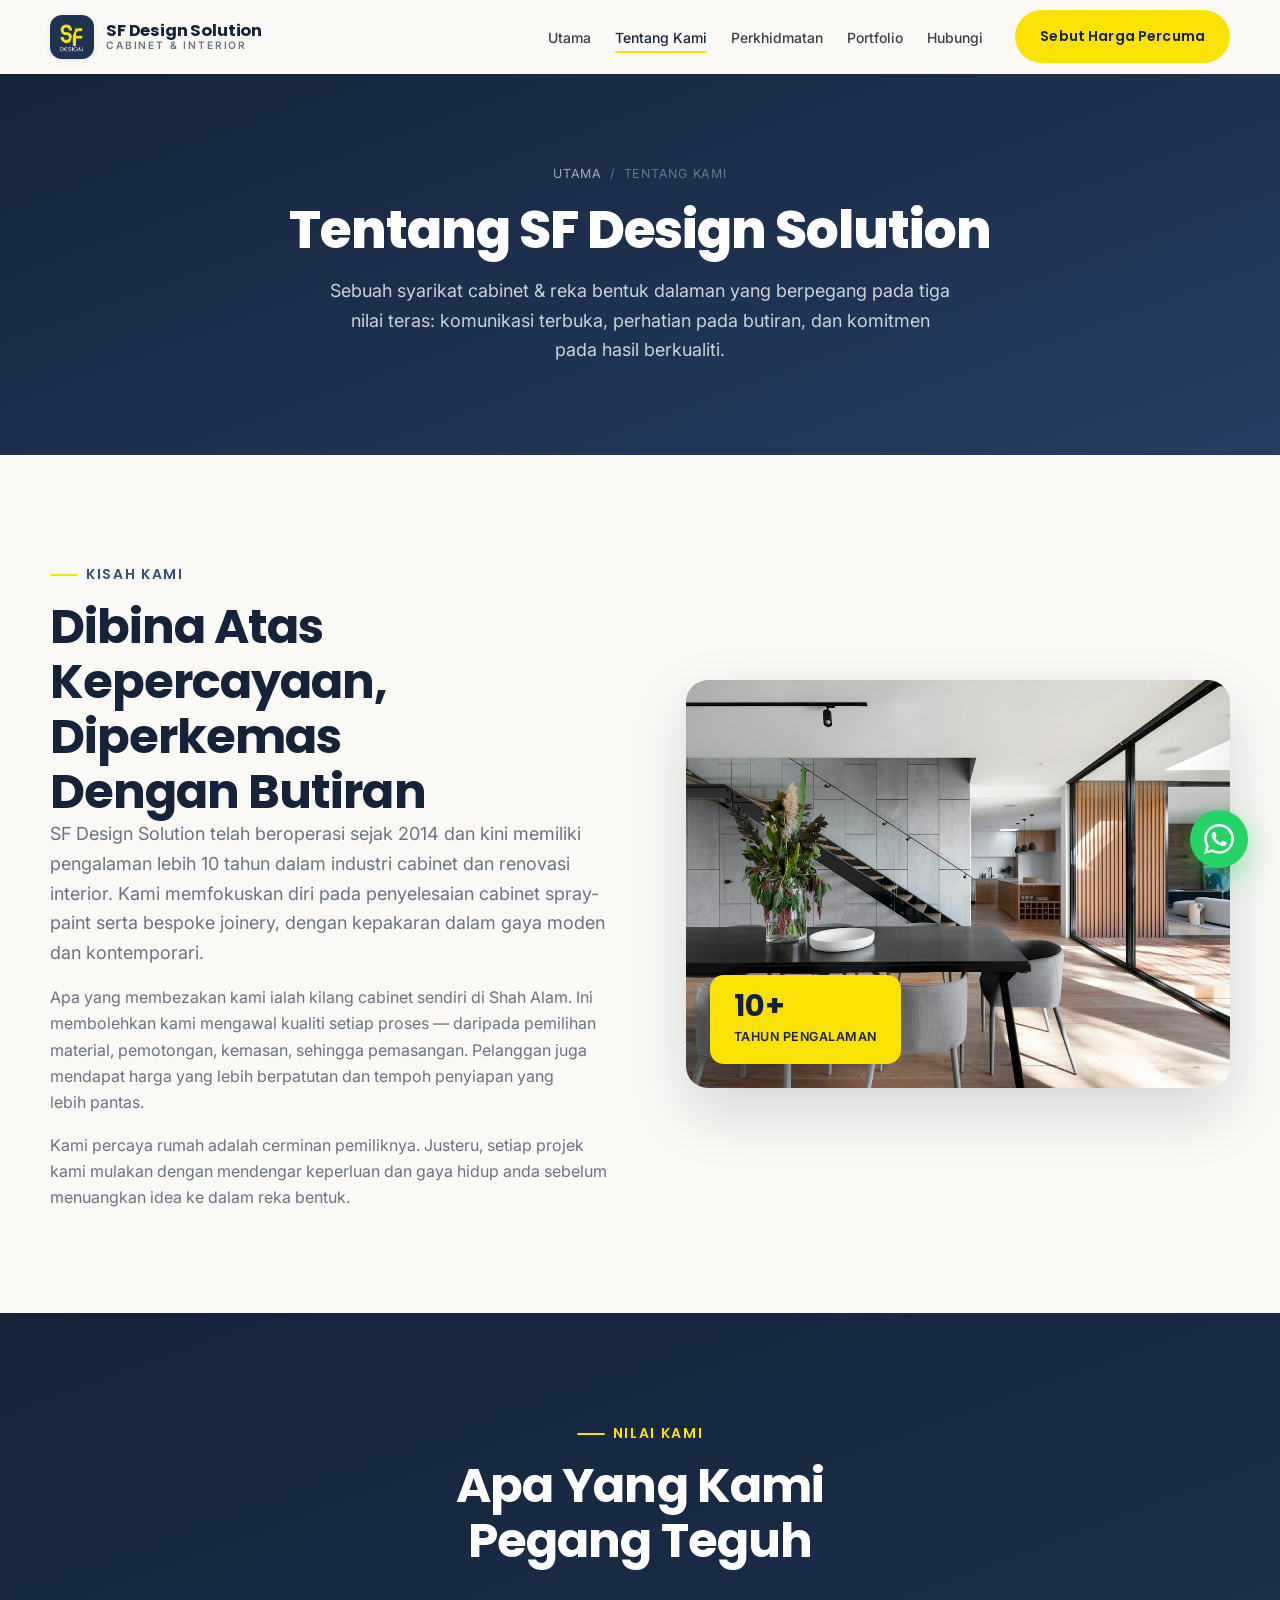
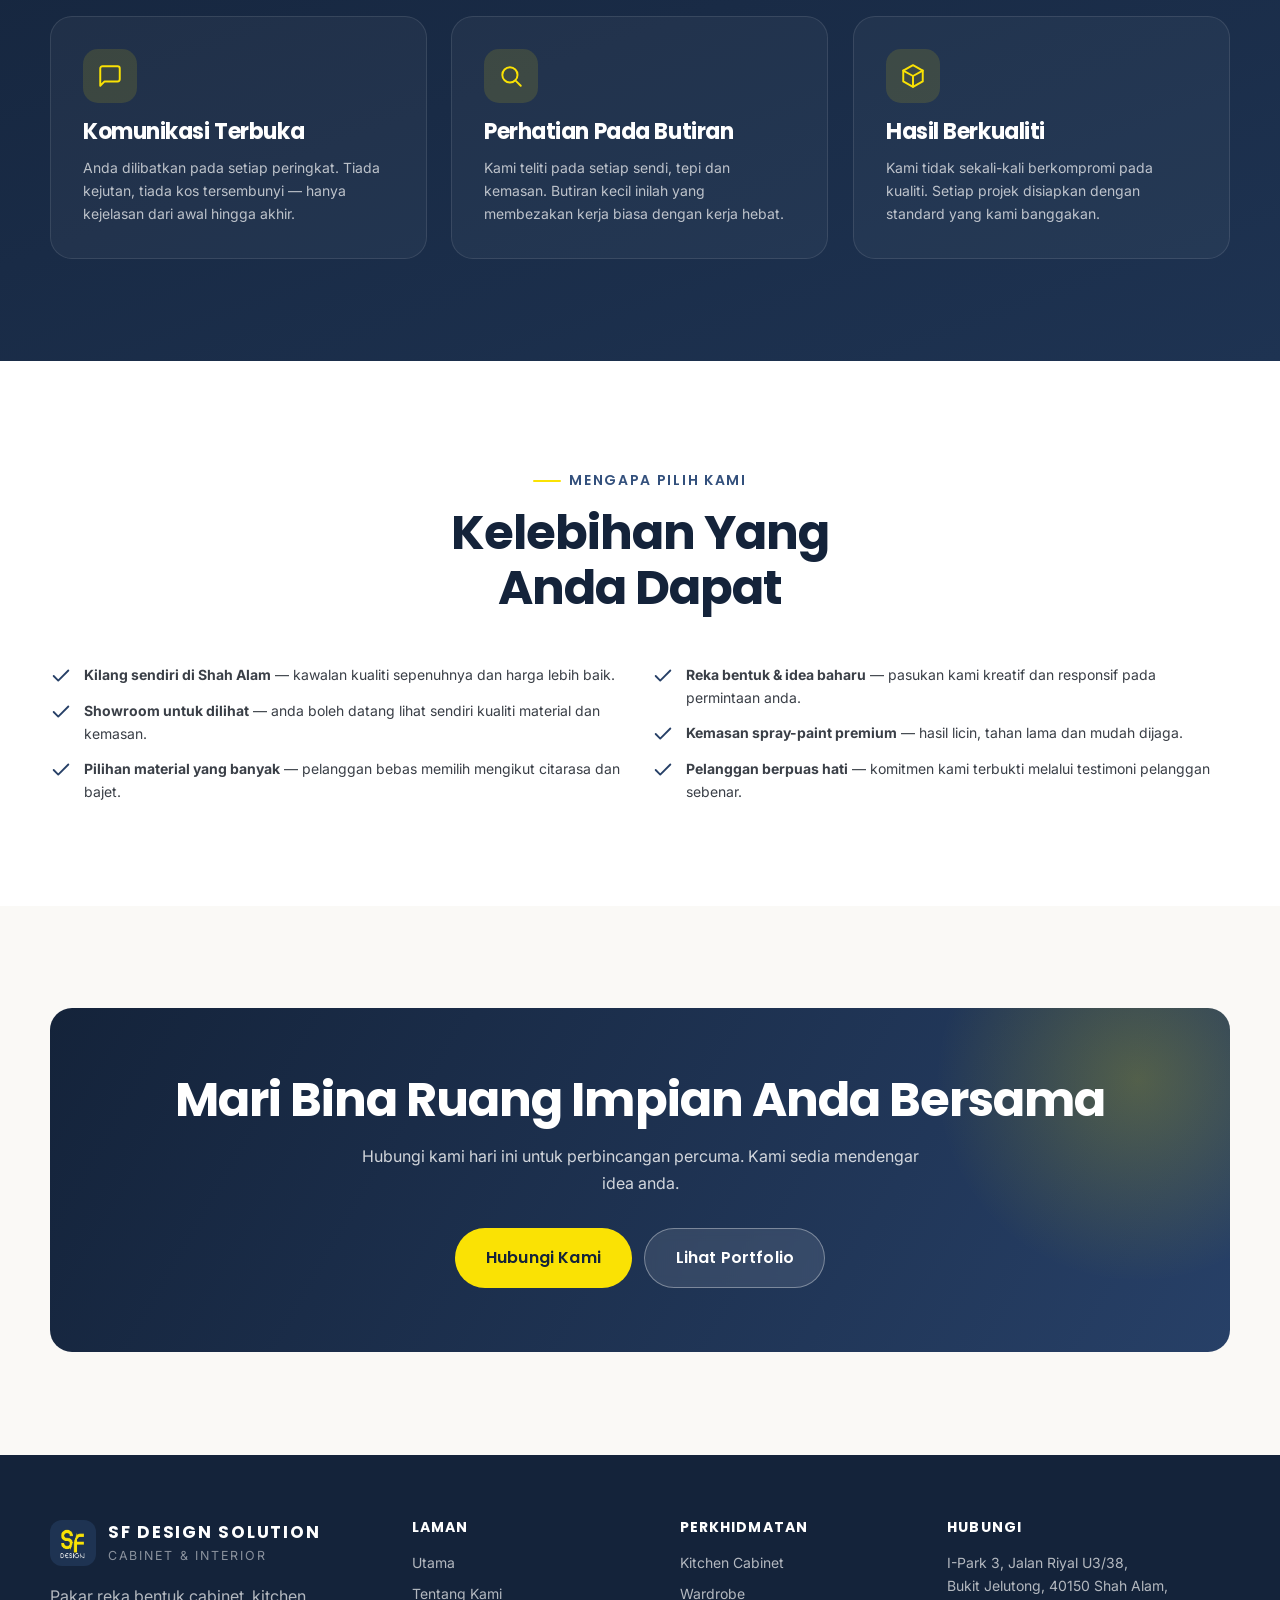
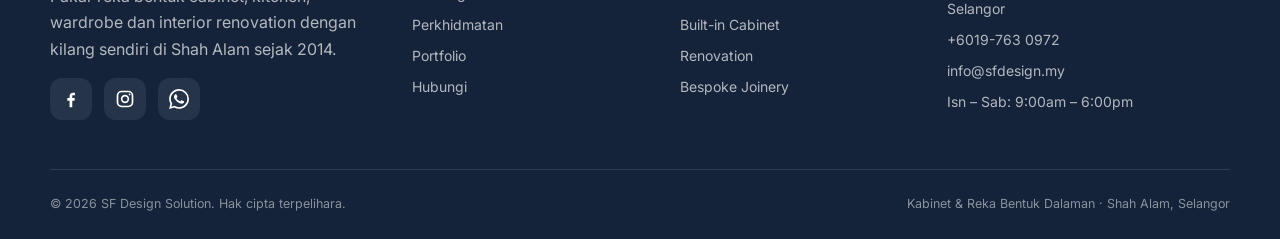
<file: about.html>
﻿<!DOCTYPE html>
<html lang="ms">
<head>
  <meta charset="UTF-8" />
  <meta name="viewport" content="width=device-width, initial-scale=1" />
  <title>Tentang Kami | SF Design Solution — Pakar Cabinet Shah Alam</title>
  <meta name="description" content="Kenali SF Design Solution: 10 tahun pengalaman dalam cabinet design dan interior renovation di Shah Alam, dengan kilang sendiri dan komitmen pada kualiti serta komunikasi terbuka." />
  <meta name="theme-color" content="#1e3352" />
  <link rel="icon" href="images/logo.jpg" />
  <link rel="apple-touch-icon" href="images/logo.jpg" />

  <link rel="preconnect" href="https://fonts.googleapis.com" />
  <link rel="preconnect" href="https://fonts.gstatic.com" crossorigin />
  <link href="https://fonts.googleapis.com/css2?family=Inter:wght@400;500;600&family=Poppins:wght@500;600;700;800&display=swap" rel="stylesheet" />
  <link rel="stylesheet" href="css/style.css" />
</head>
<body>
  <a class="skip-link" href="#main">Langkau ke kandungan</a>

  <header class="site-header">
    <nav class="nav" aria-label="Navigasi utama">
      <a class="brand" href="index.html">
        <img class="brand__logo" src="images/logo.jpg" alt="Logo SF Design Solution" width="44" height="44" />
        <span class="brand__text">
          <span class="brand__name">SF Design Solution</span>
          <span class="brand__tag">Cabinet &amp; Interior</span>
        </span>
      </a>
      <button class="nav__toggle" type="button" aria-label="Buka menu" aria-expanded="false" aria-controls="nav-menu">
        <span></span>
      </button>
      <ul class="nav__menu" id="nav-menu">
        <li><a class="nav__link" href="index.html">Utama</a></li>
        <li><a class="nav__link" href="about.html">Tentang Kami</a></li>
        <li><a class="nav__link" href="services.html">Perkhidmatan</a></li>
        <li><a class="nav__link" href="portfolio.html">Portfolio</a></li>
        <li><a class="nav__link" href="contact.html">Hubungi</a></li>
        <li><a class="btn btn--accent nav__cta" href="contact.html">Sebut Harga Percuma</a></li>
      </ul>
    </nav>
  </header>

  <main id="main">
    <section class="page-hero">
      <div class="container">
        <nav class="breadcrumb" aria-label="Breadcrumb">
          <a href="index.html">Utama</a><span>/</span><span>Tentang Kami</span>
        </nav>
        <h1>Tentang SF Design Solution</h1>
        <p>Sebuah syarikat cabinet &amp; reka bentuk dalaman yang berpegang pada tiga nilai teras: komunikasi terbuka, perhatian pada butiran, dan komitmen pada hasil berkualiti.</p>
      </div>
    </section>

    <section class="section section--cream">
      <div class="container">
        <div class="feature">
          <div class="reveal">
            <span class="eyebrow">Kisah Kami</span>
            <h2>Dibina Atas Kepercayaan, Diperkemas Dengan Butiran</h2>
            <p class="lead">
              SF Design Solution telah beroperasi sejak 2014 dan kini memiliki pengalaman lebih 10 tahun dalam
              industri cabinet dan renovasi interior. Kami memfokuskan diri pada penyelesaian cabinet spray-paint
              serta bespoke joinery, dengan kepakaran dalam gaya moden dan kontemporari.
            </p>
            <p style="margin-top: var(--space-4); color: var(--text-muted);">
              Apa yang membezakan kami ialah kilang cabinet sendiri di Shah Alam. Ini membolehkan kami mengawal
              kualiti setiap proses — daripada pemilihan material, pemotongan, kemasan, sehingga pemasangan.
              Pelanggan juga mendapat harga yang lebih berpatutan dan tempoh penyiapan yang lebih pantas.
            </p>
            <p style="margin-top: var(--space-4); color: var(--text-muted);">
              Kami percaya rumah adalah cerminan pemiliknya. Justeru, setiap projek kami mulakan dengan mendengar
              keperluan dan gaya hidup anda sebelum menuangkan idea ke dalam reka bentuk.
            </p>
          </div>
          <div class="feature__media reveal" data-delay="1">
            <img src="images/project-04.jpg" alt="Pasukan SF Design Solution menyiapkan projek cabinet" loading="lazy" width="800" height="600" />
            <div class="feature__badge">
              <strong>10+</strong>
              <span>TAHUN PENGALAMAN</span>
            </div>
          </div>
        </div>
      </div>
    </section>

    <section class="section section--ink">
      <div class="container">
        <div class="section-head section-head--center reveal">
          <span class="eyebrow">Nilai Kami</span>
          <h2>Apa Yang Kami Pegang Teguh</h2>
        </div>
        <div class="grid grid--3">
          <div class="card reveal" style="background: rgba(255,255,255,.04); border-color: rgba(255,255,255,.1);">
            <div class="card__icon" style="background: rgba(250,226,4,.12); color: var(--accent);">
              <svg viewBox="0 0 24 24" fill="none" stroke="currentColor" stroke-width="1.8" stroke-linecap="round" stroke-linejoin="round" aria-hidden="true"><path d="M21 15a2 2 0 0 1-2 2H7l-4 4V5a2 2 0 0 1 2-2h14a2 2 0 0 1 2 2Z"/></svg>
            </div>
            <h3>Komunikasi Terbuka</h3>
            <p style="color: rgba(255,255,255,.7);">Anda dilibatkan pada setiap peringkat. Tiada kejutan, tiada kos tersembunyi — hanya kejelasan dari awal hingga akhir.</p>
          </div>
          <div class="card reveal" data-delay="1" style="background: rgba(255,255,255,.04); border-color: rgba(255,255,255,.1);">
            <div class="card__icon" style="background: rgba(250,226,4,.12); color: var(--accent);">
              <svg viewBox="0 0 24 24" fill="none" stroke="currentColor" stroke-width="1.8" stroke-linecap="round" stroke-linejoin="round" aria-hidden="true"><circle cx="11" cy="11" r="7"/><path d="m21 21-4.3-4.3"/></svg>
            </div>
            <h3>Perhatian Pada Butiran</h3>
            <p style="color: rgba(255,255,255,.7);">Kami teliti pada setiap sendi, tepi dan kemasan. Butiran kecil inilah yang membezakan kerja biasa dengan kerja hebat.</p>
          </div>
          <div class="card reveal" data-delay="2" style="background: rgba(255,255,255,.04); border-color: rgba(255,255,255,.1);">
            <div class="card__icon" style="background: rgba(250,226,4,.12); color: var(--accent);">
              <svg viewBox="0 0 24 24" fill="none" stroke="currentColor" stroke-width="1.8" stroke-linecap="round" stroke-linejoin="round" aria-hidden="true"><path d="M12 2 3 7v10l9 5 9-5V7l-9-5Z"/><path d="M12 12v10M3 7l9 5 9-5"/></svg>
            </div>
            <h3>Hasil Berkualiti</h3>
            <p style="color: rgba(255,255,255,.7);">Kami tidak sekali-kali berkompromi pada kualiti. Setiap projek disiapkan dengan standard yang kami banggakan.</p>
          </div>
        </div>
      </div>
    </section>

    <section class="section section--tint">
      <div class="container">
        <div class="section-head section-head--center reveal">
          <span class="eyebrow">Mengapa Pilih Kami</span>
          <h2>Kelebihan Yang Anda Dapat</h2>
        </div>
        <div class="grid grid--2">
          <ul class="checklist reveal" style="margin-top: 0;">
            <li><svg viewBox="0 0 24 24" fill="none" stroke="currentColor" stroke-width="2" stroke-linecap="round" stroke-linejoin="round" aria-hidden="true"><path d="M20 6 9 17l-5-5"/></svg><span><strong>Kilang sendiri di Shah Alam</strong> — kawalan kualiti sepenuhnya dan harga lebih baik.</span></li>
            <li><svg viewBox="0 0 24 24" fill="none" stroke="currentColor" stroke-width="2" stroke-linecap="round" stroke-linejoin="round" aria-hidden="true"><path d="M20 6 9 17l-5-5"/></svg><span><strong>Showroom untuk dilihat</strong> — anda boleh datang lihat sendiri kualiti material dan kemasan.</span></li>
            <li><svg viewBox="0 0 24 24" fill="none" stroke="currentColor" stroke-width="2" stroke-linecap="round" stroke-linejoin="round" aria-hidden="true"><path d="M20 6 9 17l-5-5"/></svg><span><strong>Pilihan material yang banyak</strong> — pelanggan bebas memilih mengikut citarasa dan bajet.</span></li>
          </ul>
          <ul class="checklist reveal" data-delay="1" style="margin-top: 0;">
            <li><svg viewBox="0 0 24 24" fill="none" stroke="currentColor" stroke-width="2" stroke-linecap="round" stroke-linejoin="round" aria-hidden="true"><path d="M20 6 9 17l-5-5"/></svg><span><strong>Reka bentuk &amp; idea baharu</strong> — pasukan kami kreatif dan responsif pada permintaan anda.</span></li>
            <li><svg viewBox="0 0 24 24" fill="none" stroke="currentColor" stroke-width="2" stroke-linecap="round" stroke-linejoin="round" aria-hidden="true"><path d="M20 6 9 17l-5-5"/></svg><span><strong>Kemasan spray-paint premium</strong> — hasil licin, tahan lama dan mudah dijaga.</span></li>
            <li><svg viewBox="0 0 24 24" fill="none" stroke="currentColor" stroke-width="2" stroke-linecap="round" stroke-linejoin="round" aria-hidden="true"><path d="M20 6 9 17l-5-5"/></svg><span><strong>Pelanggan berpuas hati</strong> — komitmen kami terbukti melalui testimoni pelanggan sebenar.</span></li>
          </ul>
        </div>
      </div>
    </section>

    <section class="section section--cream">
      <div class="container">
        <div class="cta-band reveal">
          <h2>Mari Bina Ruang Impian Anda Bersama</h2>
          <p>Hubungi kami hari ini untuk perbincangan percuma. Kami sedia mendengar idea anda.</p>
          <div class="cta-band__actions">
            <a class="btn btn--accent btn--lg" href="contact.html">Hubungi Kami</a>
            <a class="btn btn--light btn--lg" href="portfolio.html">Lihat Portfolio</a>
          </div>
        </div>
      </div>
    </section>
  </main>

  <footer class="site-footer">
    <div class="container">
      <div class="footer__grid">
        <div>
          <div class="footer__brand">
            <img src="images/logo.jpg" alt="Logo SF Design Solution" width="46" height="46" loading="lazy" />
            <span><strong>SF Design Solution</strong><span>Cabinet &amp; Interior</span></span>
          </div>
          <p>Pakar reka bentuk cabinet, kitchen, wardrobe dan interior renovation dengan kilang sendiri di Shah Alam sejak 2014.</p>
          <div class="footer__social">
            <a href="https://www.facebook.com/SFdesignmy/" target="_blank" rel="noopener" aria-label="Facebook SF Design Solution"><svg viewBox="0 0 24 24" fill="currentColor" aria-hidden="true"><path d="M13.5 22v-8h2.7l.4-3.1h-3.1V8.9c0-.9.25-1.5 1.55-1.5h1.65V4.6c-.3 0-1.26-.1-2.4-.1-2.37 0-4 1.45-4 4.1v2.3H7.6V14h2.7v8h3.2Z"/></svg></a>
            <a href="https://www.instagram.com/sf_design_solution/" target="_blank" rel="noopener" aria-label="Instagram SF Design Solution"><svg viewBox="0 0 24 24" fill="none" stroke="currentColor" stroke-width="2" aria-hidden="true"><rect x="3" y="3" width="18" height="18" rx="5"/><circle cx="12" cy="12" r="4"/><circle cx="17.5" cy="6.5" r="1" fill="currentColor" stroke="none"/></svg></a>
            <a href="https://wa.me/60197630972" target="_blank" rel="noopener" aria-label="WhatsApp SF Design Solution"><svg viewBox="0 0 24 24" fill="currentColor" aria-hidden="true"><path d="M17.472 14.382c-.297-.149-1.758-.867-2.03-.967-.273-.099-.471-.148-.67.15-.197.297-.767.966-.94 1.164-.173.199-.347.223-.644.075-.297-.15-1.255-.463-2.39-1.475-.883-.788-1.48-1.761-1.653-2.059-.173-.297-.018-.458.13-.606.134-.133.298-.347.446-.52.149-.174.198-.298.298-.497.099-.198.05-.371-.025-.52-.075-.149-.669-1.612-.916-2.207-.242-.579-.487-.5-.669-.51-.173-.008-.371-.01-.57-.01-.198 0-.52.074-.792.372-.272.297-1.04 1.016-1.04 2.479 0 1.462 1.065 2.875 1.213 3.074.149.198 2.096 3.2 5.077 4.487.709.306 1.262.489 1.694.625.712.227 1.36.195 1.871.118.571-.085 1.758-.719 2.006-1.413.248-.694.248-1.289.173-1.413-.074-.124-.272-.198-.57-.347m-5.421 7.403h-.004a9.87 9.87 0 01-5.031-1.378l-.361-.214-3.741.982.998-3.648-.235-.374a9.86 9.86 0 01-1.51-5.26c.001-5.45 4.436-9.884 9.888-9.884 2.64 0 5.122 1.03 6.988 2.898a9.825 9.825 0 012.893 6.994c-.003 5.45-4.437 9.884-9.885 9.884m8.413-18.297A11.815 11.815 0 0012.05 0C5.495 0 .16 5.335.157 11.892c0 2.096.547 4.142 1.588 5.945L.057 24l6.305-1.654a11.882 11.882 0 005.683 1.448h.005c6.554 0 11.89-5.335 11.893-11.893a11.821 11.821 0 00-3.48-8.413Z"/></svg></a>
          </div>
        </div>
        <div>
          <h4>Laman</h4>
          <ul>
            <li><a href="index.html">Utama</a></li>
            <li><a href="about.html">Tentang Kami</a></li>
            <li><a href="services.html">Perkhidmatan</a></li>
            <li><a href="portfolio.html">Portfolio</a></li>
            <li><a href="contact.html">Hubungi</a></li>
          </ul>
        </div>
        <div>
          <h4>Perkhidmatan</h4>
          <ul>
            <li><a href="services.html#kitchen">Kitchen Cabinet</a></li>
            <li><a href="services.html#wardrobe">Wardrobe</a></li>
            <li><a href="services.html#builtin">Built-in Cabinet</a></li>
            <li><a href="services.html#renovation">Renovation</a></li>
            <li><a href="services.html#joinery">Bespoke Joinery</a></li>
          </ul>
        </div>
        <div>
          <h4>Hubungi</h4>
          <ul>
            <li>I-Park 3, Jalan Riyal U3/38,<br />Bukit Jelutong, 40150 Shah Alam, Selangor</li>
            <li><a href="tel:+60197630972">+6019-763 0972</a></li>
            <li><a href="mailto:info@sfdesign.my">info@sfdesign.my</a></li>
            <li>Isn – Sab: 9:00am – 6:00pm</li>
          </ul>
        </div>
      </div>
      <div class="footer__bottom">
        <span>&copy; <span data-year>2026</span> SF Design Solution. Hak cipta terpelihara.</span>
        <span>Kabinet &amp; Reka Bentuk Dalaman &middot; Shah Alam, Selangor</span>
      </div>
    </div>
  </footer>

  <a class="wa-float" href="https://wa.me/60197630972" target="_blank" rel="noopener" aria-label="WhatsApp kami"><svg viewBox="0 0 24 24" fill="currentColor" aria-hidden="true"><path d="M17.472 14.382c-.297-.149-1.758-.867-2.03-.967-.273-.099-.471-.148-.67.15-.197.297-.767.966-.94 1.164-.173.199-.347.223-.644.075-.297-.15-1.255-.463-2.39-1.475-.883-.788-1.48-1.761-1.653-2.059-.173-.297-.018-.458.13-.606.134-.133.298-.347.446-.52.149-.174.198-.298.298-.497.099-.198.05-.371-.025-.52-.075-.149-.669-1.612-.916-2.207-.242-.579-.487-.5-.669-.51-.173-.008-.371-.01-.57-.01-.198 0-.52.074-.792.372-.272.297-1.04 1.016-1.04 2.479 0 1.462 1.065 2.875 1.213 3.074.149.198 2.096 3.2 5.077 4.487.709.306 1.262.489 1.694.625.712.227 1.36.195 1.871.118.571-.085 1.758-.719 2.006-1.413.248-.694.248-1.289.173-1.413-.074-.124-.272-.198-.57-.347m-5.421 7.403h-.004a9.87 9.87 0 01-5.031-1.378l-.361-.214-3.741.982.998-3.648-.235-.374a9.86 9.86 0 01-1.51-5.26c.001-5.45 4.436-9.884 9.888-9.884 2.64 0 5.122 1.03 6.988 2.898a9.825 9.825 0 012.893 6.994c-.003 5.45-4.437 9.884-9.885 9.884m8.413-18.297A11.815 11.815 0 0012.05 0C5.495 0 .16 5.335.157 11.892c0 2.096.547 4.142 1.588 5.945L.057 24l6.305-1.654a11.882 11.882 0 005.683 1.448h.005c6.554 0 11.89-5.335 11.893-11.893a11.821 11.821 0 00-3.48-8.413Z"/></svg></a>

  <script src="js/main.js" defer></script>
</body>
</html>
</file>
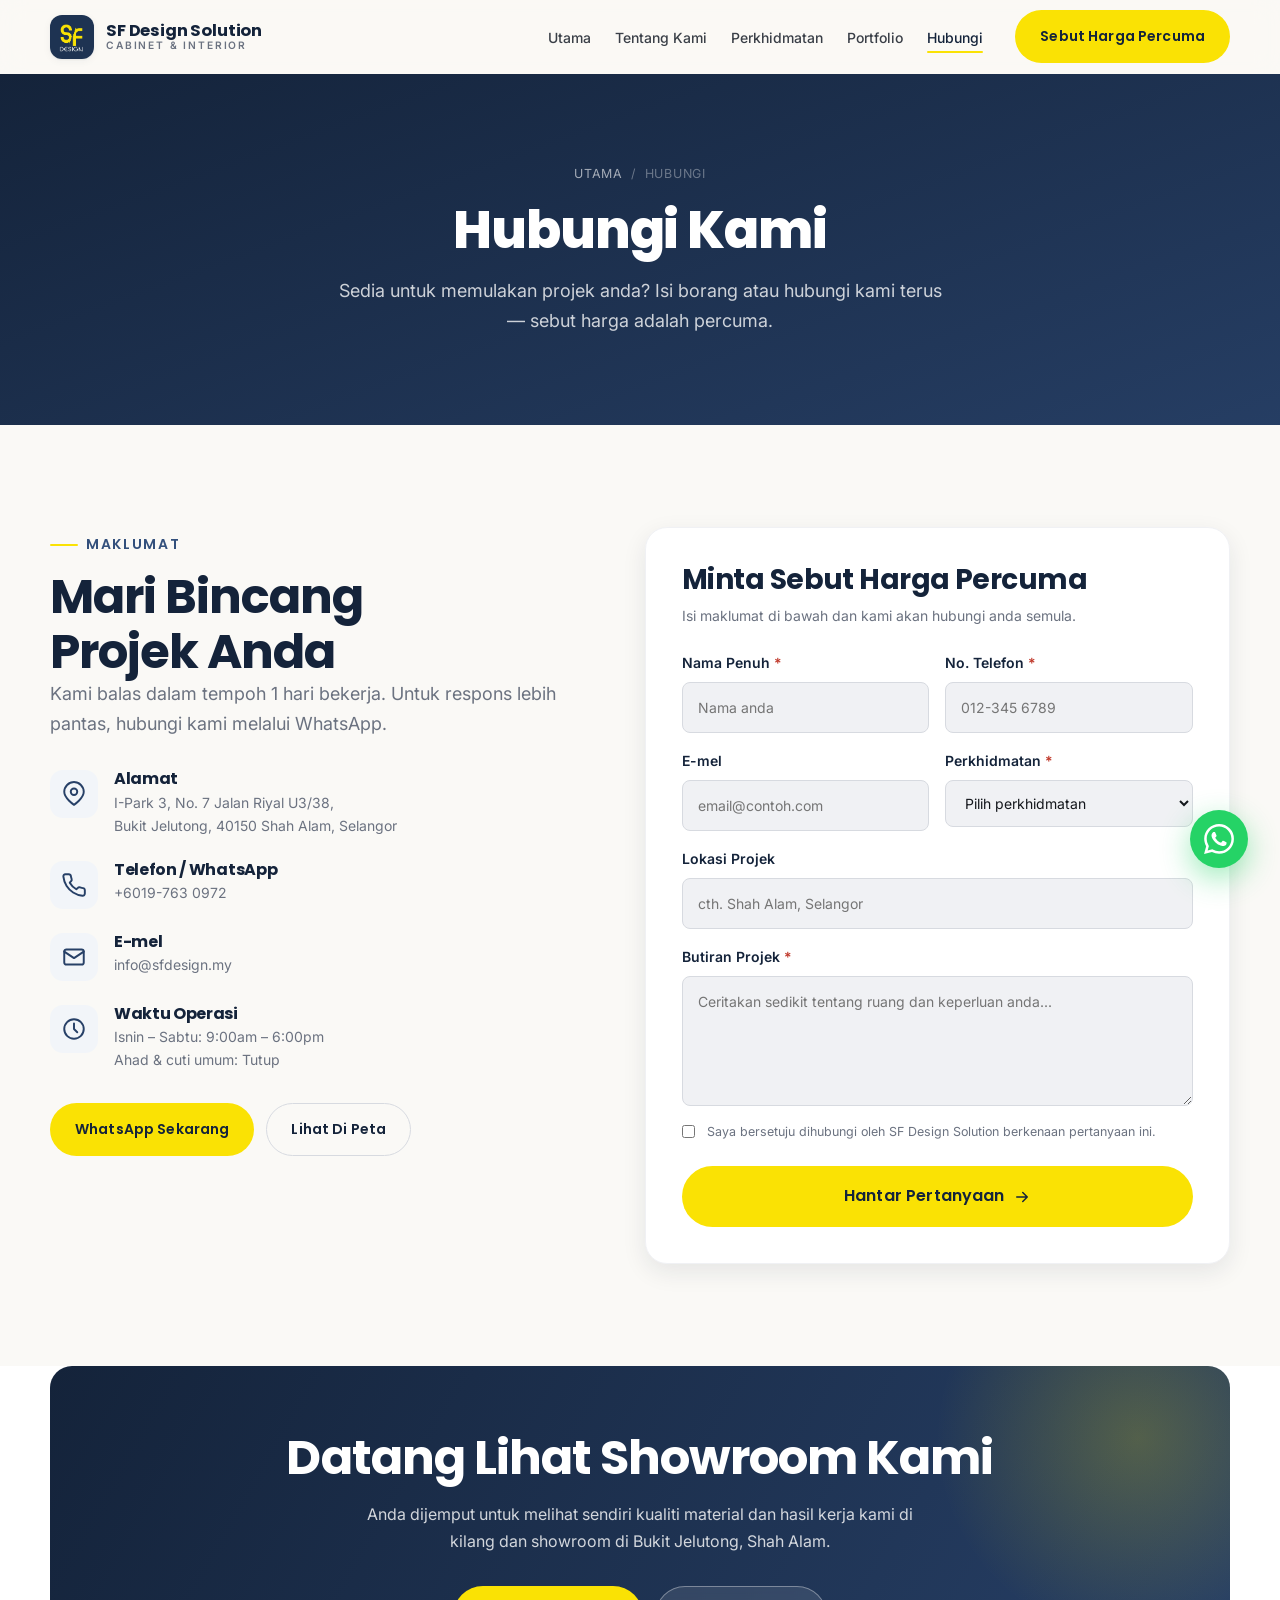
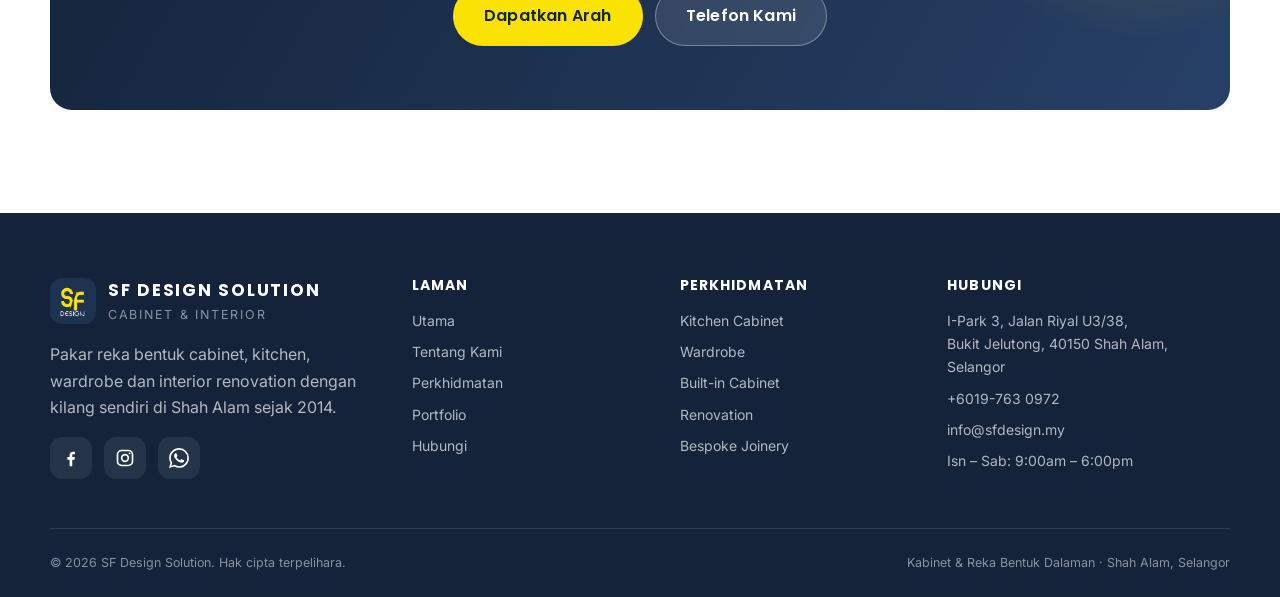
<file: contact.html>
﻿<!DOCTYPE html>
<html lang="ms">
<head>
  <meta charset="UTF-8" />
  <meta name="viewport" content="width=device-width, initial-scale=1" />
  <title>Hubungi Kami | SF Design Solution — Sebut Harga Percuma</title>
  <meta name="description" content="Hubungi SF Design Solution untuk sebut harga percuma. Lokasi di Bukit Jelutong, Shah Alam. WhatsApp +6019-763 0972 untuk perbincangan projek cabinet dan interior anda." />
  <meta name="theme-color" content="#1e3352" />
  <link rel="icon" href="images/logo.jpg" />
  <link rel="apple-touch-icon" href="images/logo.jpg" />

  <link rel="preconnect" href="https://fonts.googleapis.com" />
  <link rel="preconnect" href="https://fonts.gstatic.com" crossorigin />
  <link href="https://fonts.googleapis.com/css2?family=Inter:wght@400;500;600&family=Poppins:wght@500;600;700;800&display=swap" rel="stylesheet" />
  <link rel="stylesheet" href="css/style.css" />
</head>
<body>
  <a class="skip-link" href="#main">Langkau ke kandungan</a>

  <header class="site-header">
    <nav class="nav" aria-label="Navigasi utama">
      <a class="brand" href="index.html">
        <img class="brand__logo" src="images/logo.jpg" alt="Logo SF Design Solution" width="44" height="44" />
        <span class="brand__text">
          <span class="brand__name">SF Design Solution</span>
          <span class="brand__tag">Cabinet &amp; Interior</span>
        </span>
      </a>
      <button class="nav__toggle" type="button" aria-label="Buka menu" aria-expanded="false" aria-controls="nav-menu">
        <span></span>
      </button>
      <ul class="nav__menu" id="nav-menu">
        <li><a class="nav__link" href="index.html">Utama</a></li>
        <li><a class="nav__link" href="about.html">Tentang Kami</a></li>
        <li><a class="nav__link" href="services.html">Perkhidmatan</a></li>
        <li><a class="nav__link" href="portfolio.html">Portfolio</a></li>
        <li><a class="nav__link" href="contact.html">Hubungi</a></li>
        <li><a class="btn btn--accent nav__cta" href="contact.html">Sebut Harga Percuma</a></li>
      </ul>
    </nav>
  </header>

  <main id="main">
    <section class="page-hero">
      <div class="container">
        <nav class="breadcrumb" aria-label="Breadcrumb">
          <a href="index.html">Utama</a><span>/</span><span>Hubungi</span>
        </nav>
        <h1>Hubungi Kami</h1>
        <p>Sedia untuk memulakan projek anda? Isi borang atau hubungi kami terus — sebut harga adalah percuma.</p>
      </div>
    </section>

    <section class="section section--cream">
      <div class="container">
        <div class="contact">
          <div class="reveal">
            <span class="eyebrow">Maklumat</span>
            <h2>Mari Bincang Projek Anda</h2>
            <p class="lead">Kami balas dalam tempoh 1 hari bekerja. Untuk respons lebih pantas, hubungi kami melalui WhatsApp.</p>

            <div class="contact__list">
              <div class="contact__item">
                <div class="card__icon"><svg viewBox="0 0 24 24" fill="none" stroke="currentColor" stroke-width="1.8" stroke-linecap="round" stroke-linejoin="round" aria-hidden="true"><path d="M21 10c0 6-9 12-9 12s-9-6-9-12a9 9 0 0 1 18 0Z"/><circle cx="12" cy="10" r="3"/></svg></div>
                <div>
                  <h4>Alamat</h4>
                  <p>I-Park 3, No. 7 Jalan Riyal U3/38,<br />Bukit Jelutong, 40150 Shah Alam, Selangor</p>
                </div>
              </div>
              <div class="contact__item">
                <div class="card__icon"><svg viewBox="0 0 24 24" fill="none" stroke="currentColor" stroke-width="1.8" stroke-linecap="round" stroke-linejoin="round" aria-hidden="true"><path d="M22 16.9v3a2 2 0 0 1-2.2 2 19.8 19.8 0 0 1-8.6-3 19.5 19.5 0 0 1-6-6 19.8 19.8 0 0 1-3-8.6A2 2 0 0 1 4.1 2h3a2 2 0 0 1 2 1.7c.1.9.4 1.8.7 2.7a2 2 0 0 1-.5 2.1L8.1 9.9a16 16 0 0 0 6 6l1.4-1.2a2 2 0 0 1 2.1-.5c.9.3 1.8.6 2.7.7a2 2 0 0 1 1.7 2Z"/></svg></div>
                <div>
                  <h4>Telefon / WhatsApp</h4>
                  <p><a href="tel:+60197630972">+6019-763 0972</a></p>
                </div>
              </div>
              <div class="contact__item">
                <div class="card__icon"><svg viewBox="0 0 24 24" fill="none" stroke="currentColor" stroke-width="1.8" stroke-linecap="round" stroke-linejoin="round" aria-hidden="true"><rect x="3" y="5" width="18" height="14" rx="2"/><path d="m3 7 9 6 9-6"/></svg></div>
                <div>
                  <h4>E-mel</h4>
                  <p><a href="mailto:info@sfdesign.my">info@sfdesign.my</a></p>
                </div>
              </div>
              <div class="contact__item">
                <div class="card__icon"><svg viewBox="0 0 24 24" fill="none" stroke="currentColor" stroke-width="1.8" stroke-linecap="round" stroke-linejoin="round" aria-hidden="true"><circle cx="12" cy="12" r="9"/><path d="M12 7v5l3 3"/></svg></div>
                <div>
                  <h4>Waktu Operasi</h4>
                  <p>Isnin – Sabtu: 9:00am – 6:00pm<br />Ahad &amp; cuti umum: Tutup</p>
                </div>
              </div>
            </div>

            <div class="hero__actions" style="margin-top: var(--space-6);">
              <a class="btn btn--accent" href="https://wa.me/60197630972" target="_blank" rel="noopener">WhatsApp Sekarang</a>
              <a class="btn btn--ghost" href="https://www.google.com/maps/search/?api=1&query=SF+Design+Solution+Bukit+Jelutong+Shah+Alam" target="_blank" rel="noopener">Lihat Di Peta</a>
            </div>
          </div>

          <div class="reveal" data-delay="1">
            <form class="form" data-form novalidate>
              <h3 style="margin-bottom: var(--space-2);">Minta Sebut Harga Percuma</h3>
              <p style="color: var(--text-muted); font-size: var(--fs-sm); margin-bottom: var(--space-5);">Isi maklumat di bawah dan kami akan hubungi anda semula.</p>

              <div class="form__row">
                <div class="field">
                  <label for="name">Nama Penuh <span class="req">*</span></label>
                  <input id="name" name="name" type="text" autocomplete="name" required placeholder="Nama anda" />
                </div>
                <div class="field">
                  <label for="phone">No. Telefon <span class="req">*</span></label>
                  <input id="phone" name="phone" type="tel" autocomplete="tel" required placeholder="012-345 6789" />
                </div>
              </div>

              <div class="form__row">
                <div class="field">
                  <label for="email">E-mel</label>
                  <input id="email" name="email" type="email" autocomplete="email" placeholder="email@contoh.com" />
                </div>
                <div class="field">
                  <label for="service">Perkhidmatan <span class="req">*</span></label>
                  <select id="service" name="service" required>
                    <option value="">Pilih perkhidmatan</option>
                    <option>Kitchen Cabinet</option>
                    <option>Wardrobe</option>
                    <option>Built-in Cabinet</option>
                    <option>Interior Renovation</option>
                    <option>Bespoke Joinery</option>
                    <option>Reka Bentuk &amp; 3D</option>
                    <option>Lain-lain</option>
                  </select>
                </div>
              </div>

              <div class="field">
                <label for="location">Lokasi Projek</label>
                <input id="location" name="location" type="text" placeholder="cth. Shah Alam, Selangor" />
              </div>

              <div class="field">
                <label for="message">Butiran Projek <span class="req">*</span></label>
                <textarea id="message" name="message" required placeholder="Ceritakan sedikit tentang ruang dan keperluan anda..."></textarea>
              </div>

              <label class="consent field" style="flex-direction: row; margin-bottom: var(--space-5);">
                <input type="checkbox" name="consent" required />
                <span>Saya bersetuju dihubungi oleh SF Design Solution berkenaan pertanyaan ini.</span>
              </label>

              <button class="btn btn--accent btn--lg btn--block" type="submit">
                Hantar Pertanyaan
                <svg viewBox="0 0 24 24" fill="none" stroke="currentColor" stroke-width="2" stroke-linecap="round" stroke-linejoin="round" aria-hidden="true"><path d="M5 12h14M13 6l6 6-6 6"/></svg>
              </button>

              <p class="form__success" role="status">
                <svg viewBox="0 0 24 24" fill="none" stroke="currentColor" stroke-width="2" stroke-linecap="round" stroke-linejoin="round" aria-hidden="true"><path d="M20 6 9 17l-5-5"/></svg>
                Terima kasih! Pertanyaan anda telah dihantar. Kami akan menghubungi anda tidak lama lagi.
              </p>
            </form>
          </div>
        </div>
      </div>
    </section>

    <section class="section section--tint" style="padding-block: 0 var(--section-y);">
      <div class="container">
        <div class="cta-band reveal">
          <h2>Datang Lihat Showroom Kami</h2>
          <p>Anda dijemput untuk melihat sendiri kualiti material dan hasil kerja kami di kilang dan showroom di Bukit Jelutong, Shah Alam.</p>
          <div class="cta-band__actions">
            <a class="btn btn--accent btn--lg" href="https://www.google.com/maps/search/?api=1&query=SF+Design+Solution+Bukit+Jelutong+Shah+Alam" target="_blank" rel="noopener">Dapatkan Arah</a>
            <a class="btn btn--light btn--lg" href="tel:+60197630972">Telefon Kami</a>
          </div>
        </div>
      </div>
    </section>
  </main>

  <footer class="site-footer">
    <div class="container">
      <div class="footer__grid">
        <div>
          <div class="footer__brand">
            <img src="images/logo.jpg" alt="Logo SF Design Solution" width="46" height="46" loading="lazy" />
            <span><strong>SF Design Solution</strong><span>Cabinet &amp; Interior</span></span>
          </div>
          <p>Pakar reka bentuk cabinet, kitchen, wardrobe dan interior renovation dengan kilang sendiri di Shah Alam sejak 2014.</p>
          <div class="footer__social">
            <a href="https://www.facebook.com/SFdesignmy/" target="_blank" rel="noopener" aria-label="Facebook SF Design Solution"><svg viewBox="0 0 24 24" fill="currentColor" aria-hidden="true"><path d="M13.5 22v-8h2.7l.4-3.1h-3.1V8.9c0-.9.25-1.5 1.55-1.5h1.65V4.6c-.3 0-1.26-.1-2.4-.1-2.37 0-4 1.45-4 4.1v2.3H7.6V14h2.7v8h3.2Z"/></svg></a>
            <a href="https://www.instagram.com/sf_design_solution/" target="_blank" rel="noopener" aria-label="Instagram SF Design Solution"><svg viewBox="0 0 24 24" fill="none" stroke="currentColor" stroke-width="2" aria-hidden="true"><rect x="3" y="3" width="18" height="18" rx="5"/><circle cx="12" cy="12" r="4"/><circle cx="17.5" cy="6.5" r="1" fill="currentColor" stroke="none"/></svg></a>
            <a href="https://wa.me/60197630972" target="_blank" rel="noopener" aria-label="WhatsApp SF Design Solution"><svg viewBox="0 0 24 24" fill="currentColor" aria-hidden="true"><path d="M17.472 14.382c-.297-.149-1.758-.867-2.03-.967-.273-.099-.471-.148-.67.15-.197.297-.767.966-.94 1.164-.173.199-.347.223-.644.075-.297-.15-1.255-.463-2.39-1.475-.883-.788-1.48-1.761-1.653-2.059-.173-.297-.018-.458.13-.606.134-.133.298-.347.446-.52.149-.174.198-.298.298-.497.099-.198.05-.371-.025-.52-.075-.149-.669-1.612-.916-2.207-.242-.579-.487-.5-.669-.51-.173-.008-.371-.01-.57-.01-.198 0-.52.074-.792.372-.272.297-1.04 1.016-1.04 2.479 0 1.462 1.065 2.875 1.213 3.074.149.198 2.096 3.2 5.077 4.487.709.306 1.262.489 1.694.625.712.227 1.36.195 1.871.118.571-.085 1.758-.719 2.006-1.413.248-.694.248-1.289.173-1.413-.074-.124-.272-.198-.57-.347m-5.421 7.403h-.004a9.87 9.87 0 01-5.031-1.378l-.361-.214-3.741.982.998-3.648-.235-.374a9.86 9.86 0 01-1.51-5.26c.001-5.45 4.436-9.884 9.888-9.884 2.64 0 5.122 1.03 6.988 2.898a9.825 9.825 0 012.893 6.994c-.003 5.45-4.437 9.884-9.885 9.884m8.413-18.297A11.815 11.815 0 0012.05 0C5.495 0 .16 5.335.157 11.892c0 2.096.547 4.142 1.588 5.945L.057 24l6.305-1.654a11.882 11.882 0 005.683 1.448h.005c6.554 0 11.89-5.335 11.893-11.893a11.821 11.821 0 00-3.48-8.413Z"/></svg></a>
          </div>
        </div>
        <div>
          <h4>Laman</h4>
          <ul>
            <li><a href="index.html">Utama</a></li>
            <li><a href="about.html">Tentang Kami</a></li>
            <li><a href="services.html">Perkhidmatan</a></li>
            <li><a href="portfolio.html">Portfolio</a></li>
            <li><a href="contact.html">Hubungi</a></li>
          </ul>
        </div>
        <div>
          <h4>Perkhidmatan</h4>
          <ul>
            <li><a href="services.html#kitchen">Kitchen Cabinet</a></li>
            <li><a href="services.html#wardrobe">Wardrobe</a></li>
            <li><a href="services.html#builtin">Built-in Cabinet</a></li>
            <li><a href="services.html#renovation">Renovation</a></li>
            <li><a href="services.html#joinery">Bespoke Joinery</a></li>
          </ul>
        </div>
        <div>
          <h4>Hubungi</h4>
          <ul>
            <li>I-Park 3, Jalan Riyal U3/38,<br />Bukit Jelutong, 40150 Shah Alam, Selangor</li>
            <li><a href="tel:+60197630972">+6019-763 0972</a></li>
            <li><a href="mailto:info@sfdesign.my">info@sfdesign.my</a></li>
            <li>Isn – Sab: 9:00am – 6:00pm</li>
          </ul>
        </div>
      </div>
      <div class="footer__bottom">
        <span>&copy; <span data-year>2026</span> SF Design Solution. Hak cipta terpelihara.</span>
        <span>Kabinet &amp; Reka Bentuk Dalaman &middot; Shah Alam, Selangor</span>
      </div>
    </div>
  </footer>

  <a class="wa-float" href="https://wa.me/60197630972" target="_blank" rel="noopener" aria-label="WhatsApp kami"><svg viewBox="0 0 24 24" fill="currentColor" aria-hidden="true"><path d="M17.472 14.382c-.297-.149-1.758-.867-2.03-.967-.273-.099-.471-.148-.67.15-.197.297-.767.966-.94 1.164-.173.199-.347.223-.644.075-.297-.15-1.255-.463-2.39-1.475-.883-.788-1.48-1.761-1.653-2.059-.173-.297-.018-.458.13-.606.134-.133.298-.347.446-.52.149-.174.198-.298.298-.497.099-.198.05-.371-.025-.52-.075-.149-.669-1.612-.916-2.207-.242-.579-.487-.5-.669-.51-.173-.008-.371-.01-.57-.01-.198 0-.52.074-.792.372-.272.297-1.04 1.016-1.04 2.479 0 1.462 1.065 2.875 1.213 3.074.149.198 2.096 3.2 5.077 4.487.709.306 1.262.489 1.694.625.712.227 1.36.195 1.871.118.571-.085 1.758-.719 2.006-1.413.248-.694.248-1.289.173-1.413-.074-.124-.272-.198-.57-.347m-5.421 7.403h-.004a9.87 9.87 0 01-5.031-1.378l-.361-.214-3.741.982.998-3.648-.235-.374a9.86 9.86 0 01-1.51-5.26c.001-5.45 4.436-9.884 9.888-9.884 2.64 0 5.122 1.03 6.988 2.898a9.825 9.825 0 012.893 6.994c-.003 5.45-4.437 9.884-9.885 9.884m8.413-18.297A11.815 11.815 0 0012.05 0C5.495 0 .16 5.335.157 11.892c0 2.096.547 4.142 1.588 5.945L.057 24l6.305-1.654a11.882 11.882 0 005.683 1.448h.005c6.554 0 11.89-5.335 11.893-11.893a11.821 11.821 0 00-3.48-8.413Z"/></svg></a>

  <script src="js/main.js" defer></script>
</body>
</html>
</file>
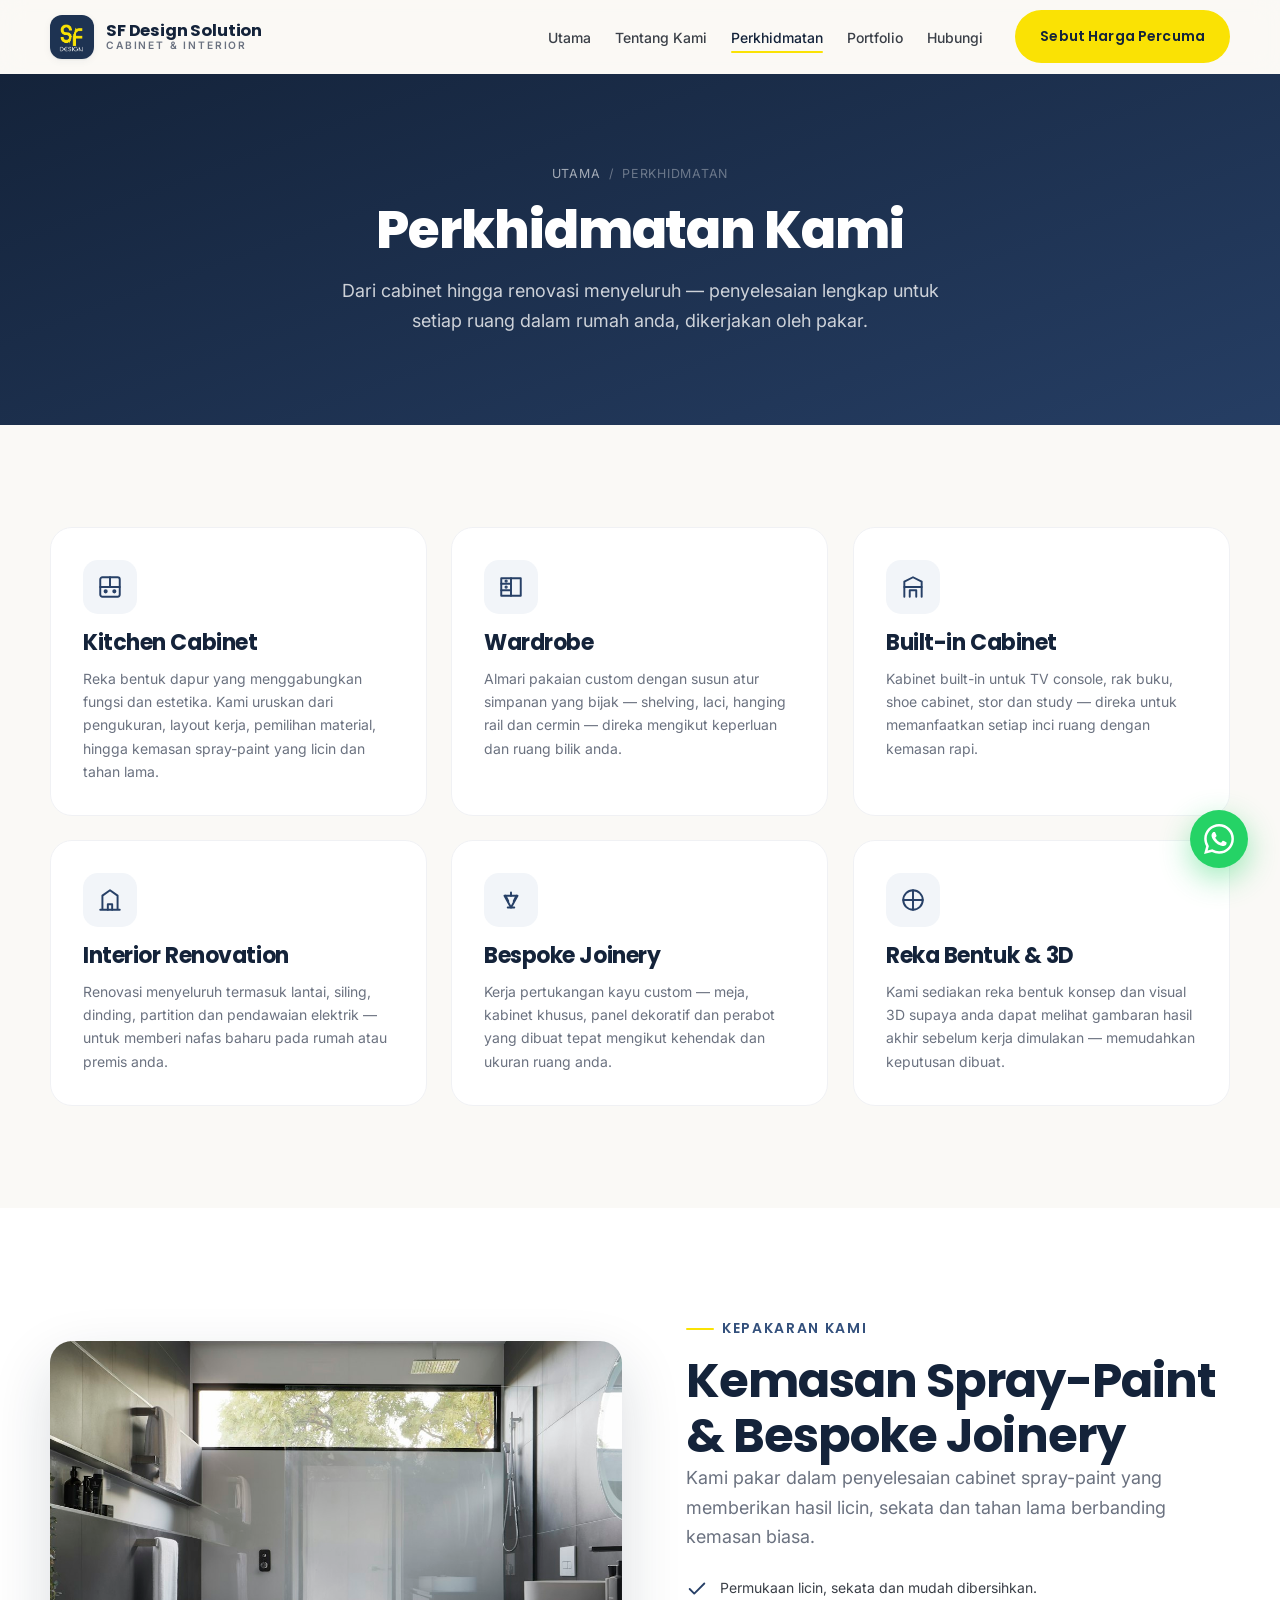
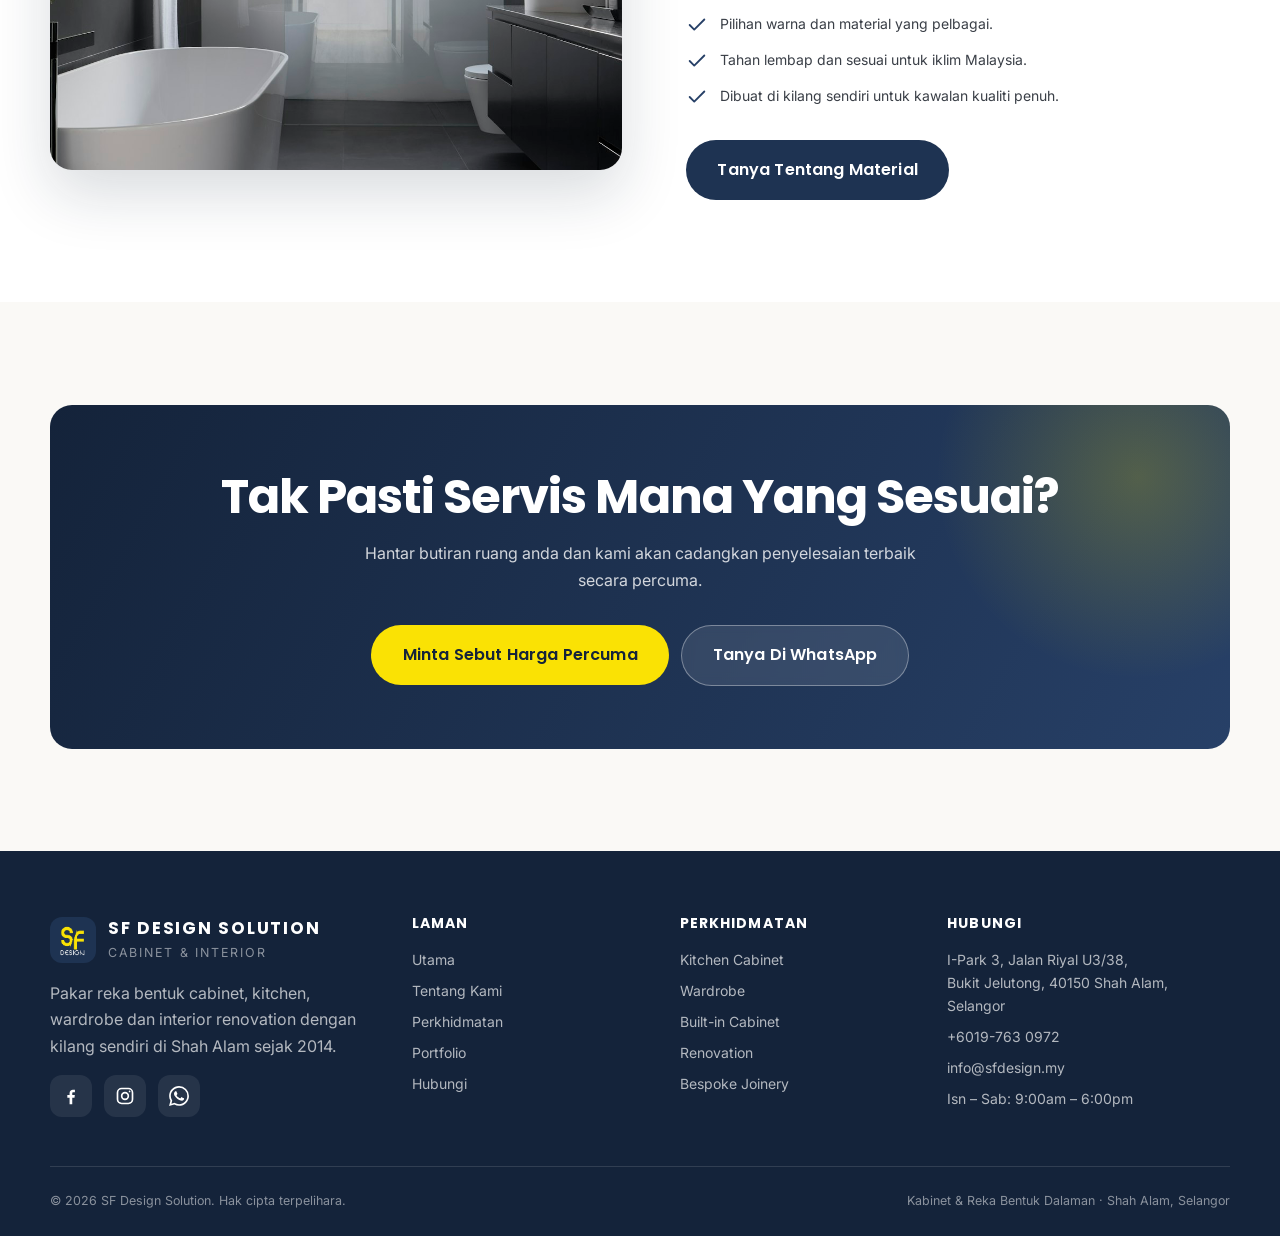
<file: services.html>
﻿<!DOCTYPE html>
<html lang="ms">
<head>
  <meta charset="UTF-8" />
  <meta name="viewport" content="width=device-width, initial-scale=1" />
  <title>Perkhidmatan | SF Design Solution — Kitchen, Wardrobe &amp; Built-in Cabinet</title>
  <meta name="description" content="Perkhidmatan SF Design Solution: kitchen cabinet, wardrobe, built-in cabinet, interior renovation, bespoke joinery dan reka bentuk 3D. Kilang sendiri di Shah Alam." />
  <meta name="theme-color" content="#1e3352" />
  <link rel="icon" href="images/logo.jpg" />
  <link rel="apple-touch-icon" href="images/logo.jpg" />

  <link rel="preconnect" href="https://fonts.googleapis.com" />
  <link rel="preconnect" href="https://fonts.gstatic.com" crossorigin />
  <link href="https://fonts.googleapis.com/css2?family=Inter:wght@400;500;600&family=Poppins:wght@500;600;700;800&display=swap" rel="stylesheet" />
  <link rel="stylesheet" href="css/style.css" />
</head>
<body>
  <a class="skip-link" href="#main">Langkau ke kandungan</a>

  <header class="site-header">
    <nav class="nav" aria-label="Navigasi utama">
      <a class="brand" href="index.html">
        <img class="brand__logo" src="images/logo.jpg" alt="Logo SF Design Solution" width="44" height="44" />
        <span class="brand__text">
          <span class="brand__name">SF Design Solution</span>
          <span class="brand__tag">Cabinet &amp; Interior</span>
        </span>
      </a>
      <button class="nav__toggle" type="button" aria-label="Buka menu" aria-expanded="false" aria-controls="nav-menu">
        <span></span>
      </button>
      <ul class="nav__menu" id="nav-menu">
        <li><a class="nav__link" href="index.html">Utama</a></li>
        <li><a class="nav__link" href="about.html">Tentang Kami</a></li>
        <li><a class="nav__link" href="services.html">Perkhidmatan</a></li>
        <li><a class="nav__link" href="portfolio.html">Portfolio</a></li>
        <li><a class="nav__link" href="contact.html">Hubungi</a></li>
        <li><a class="btn btn--accent nav__cta" href="contact.html">Sebut Harga Percuma</a></li>
      </ul>
    </nav>
  </header>

  <main id="main">
    <section class="page-hero">
      <div class="container">
        <nav class="breadcrumb" aria-label="Breadcrumb">
          <a href="index.html">Utama</a><span>/</span><span>Perkhidmatan</span>
        </nav>
        <h1>Perkhidmatan Kami</h1>
        <p>Dari cabinet hingga renovasi menyeluruh — penyelesaian lengkap untuk setiap ruang dalam rumah anda, dikerjakan oleh pakar.</p>
      </div>
    </section>

    <section class="section section--cream">
      <div class="container">
        <div class="grid grid--3">
          <article class="card reveal" id="kitchen">
            <div class="card__icon"><svg viewBox="0 0 24 24" fill="none" stroke="currentColor" stroke-width="1.8" stroke-linecap="round" stroke-linejoin="round" aria-hidden="true"><rect x="3" y="3" width="18" height="18" rx="2"/><path d="M3 12h18M12 3v9"/><circle cx="8" cy="16" r="1"/><circle cx="16" cy="16" r="1"/></svg></div>
            <h3>Kitchen Cabinet</h3>
            <p>Reka bentuk dapur yang menggabungkan fungsi dan estetika. Kami uruskan dari pengukuran, layout kerja, pemilihan material, hingga kemasan spray-paint yang licin dan tahan lama.</p>
          </article>
          <article class="card reveal" data-delay="1" id="wardrobe">
            <div class="card__icon"><svg viewBox="0 0 24 24" fill="none" stroke="currentColor" stroke-width="1.8" stroke-linecap="round" stroke-linejoin="round" aria-hidden="true"><path d="M3 4h18v16H3z"/><path d="M12 4v16M3 9h9M3 15h9"/><circle cx="7.5" cy="6.5" r=".6"/><circle cx="7.5" cy="12" r=".6"/></svg></div>
            <h3>Wardrobe</h3>
            <p>Almari pakaian custom dengan susun atur simpanan yang bijak — shelving, laci, hanging rail dan cermin — direka mengikut keperluan dan ruang bilik anda.</p>
          </article>
          <article class="card reveal" data-delay="2" id="builtin">
            <div class="card__icon"><svg viewBox="0 0 24 24" fill="none" stroke="currentColor" stroke-width="1.8" stroke-linecap="round" stroke-linejoin="round" aria-hidden="true"><path d="M4 21V7l8-4 8 4v14"/><path d="M4 12h16M9 21v-6h6v6"/></svg></div>
            <h3>Built-in Cabinet</h3>
            <p>Kabinet built-in untuk TV console, rak buku, shoe cabinet, stor dan study — direka untuk memanfaatkan setiap inci ruang dengan kemasan rapi.</p>
          </article>
          <article class="card reveal" id="renovation">
            <div class="card__icon"><svg viewBox="0 0 24 24" fill="none" stroke="currentColor" stroke-width="1.8" stroke-linecap="round" stroke-linejoin="round" aria-hidden="true"><path d="M3 21h18M5 21V8l7-5 7 5v13"/><path d="M10 21v-5h4v5"/></svg></div>
            <h3>Interior Renovation</h3>
            <p>Renovasi menyeluruh termasuk lantai, siling, dinding, partition dan pendawaian elektrik — untuk memberi nafas baharu pada rumah atau premis anda.</p>
          </article>
          <article class="card reveal" data-delay="1" id="joinery">
            <div class="card__icon"><svg viewBox="0 0 24 24" fill="none" stroke="currentColor" stroke-width="1.8" stroke-linecap="round" stroke-linejoin="round" aria-hidden="true"><path d="M12 19 6 8h12l-6 11Z"/><path d="M12 5v3M7 8l2.5 5M17 8l-2.5 5M9 19h6"/></svg></div>
            <h3>Bespoke Joinery</h3>
            <p>Kerja pertukangan kayu custom — meja, kabinet khusus, panel dekoratif dan perabot yang dibuat tepat mengikut kehendak dan ukuran ruang anda.</p>
          </article>
          <article class="card reveal" data-delay="2" id="design">
            <div class="card__icon"><svg viewBox="0 0 24 24" fill="none" stroke="currentColor" stroke-width="1.8" stroke-linecap="round" stroke-linejoin="round" aria-hidden="true"><path d="M12 3v18M3 12h18"/><circle cx="12" cy="12" r="9"/></svg></div>
            <h3>Reka Bentuk &amp; 3D</h3>
            <p>Kami sediakan reka bentuk konsep dan visual 3D supaya anda dapat melihat gambaran hasil akhir sebelum kerja dimulakan — memudahkan keputusan dibuat.</p>
          </article>
        </div>
      </div>
    </section>

    <section class="section section--tint">
      <div class="container">
        <div class="feature">
          <div class="feature__media reveal">
            <img src="images/project-06.jpg" alt="Kemasan spray-paint cabinet oleh SF Design Solution" loading="lazy" width="800" height="600" />
          </div>
          <div class="reveal" data-delay="1">
            <span class="eyebrow">Kepakaran Kami</span>
            <h2>Kemasan Spray-Paint &amp; Bespoke Joinery</h2>
            <p class="lead">
              Kami pakar dalam penyelesaian cabinet spray-paint yang memberikan hasil licin, sekata dan tahan
              lama berbanding kemasan biasa.
            </p>
            <ul class="checklist">
              <li><svg viewBox="0 0 24 24" fill="none" stroke="currentColor" stroke-width="2" stroke-linecap="round" stroke-linejoin="round" aria-hidden="true"><path d="M20 6 9 17l-5-5"/></svg><span>Permukaan licin, sekata dan mudah dibersihkan.</span></li>
              <li><svg viewBox="0 0 24 24" fill="none" stroke="currentColor" stroke-width="2" stroke-linecap="round" stroke-linejoin="round" aria-hidden="true"><path d="M20 6 9 17l-5-5"/></svg><span>Pilihan warna dan material yang pelbagai.</span></li>
              <li><svg viewBox="0 0 24 24" fill="none" stroke="currentColor" stroke-width="2" stroke-linecap="round" stroke-linejoin="round" aria-hidden="true"><path d="M20 6 9 17l-5-5"/></svg><span>Tahan lembap dan sesuai untuk iklim Malaysia.</span></li>
              <li><svg viewBox="0 0 24 24" fill="none" stroke="currentColor" stroke-width="2" stroke-linecap="round" stroke-linejoin="round" aria-hidden="true"><path d="M20 6 9 17l-5-5"/></svg><span>Dibuat di kilang sendiri untuk kawalan kualiti penuh.</span></li>
            </ul>
            <a class="btn btn--lg" href="contact.html" style="margin-top: var(--space-6);">Tanya Tentang Material</a>
          </div>
        </div>
      </div>
    </section>

    <section class="section section--cream">
      <div class="container">
        <div class="cta-band reveal">
          <h2>Tak Pasti Servis Mana Yang Sesuai?</h2>
          <p>Hantar butiran ruang anda dan kami akan cadangkan penyelesaian terbaik secara percuma.</p>
          <div class="cta-band__actions">
            <a class="btn btn--accent btn--lg" href="contact.html">Minta Sebut Harga Percuma</a>
            <a class="btn btn--light btn--lg" href="https://wa.me/60197630972" target="_blank" rel="noopener">Tanya Di WhatsApp</a>
          </div>
        </div>
      </div>
    </section>
  </main>

  <footer class="site-footer">
    <div class="container">
      <div class="footer__grid">
        <div>
          <div class="footer__brand">
            <img src="images/logo.jpg" alt="Logo SF Design Solution" width="46" height="46" loading="lazy" />
            <span><strong>SF Design Solution</strong><span>Cabinet &amp; Interior</span></span>
          </div>
          <p>Pakar reka bentuk cabinet, kitchen, wardrobe dan interior renovation dengan kilang sendiri di Shah Alam sejak 2014.</p>
          <div class="footer__social">
            <a href="https://www.facebook.com/SFdesignmy/" target="_blank" rel="noopener" aria-label="Facebook SF Design Solution"><svg viewBox="0 0 24 24" fill="currentColor" aria-hidden="true"><path d="M13.5 22v-8h2.7l.4-3.1h-3.1V8.9c0-.9.25-1.5 1.55-1.5h1.65V4.6c-.3 0-1.26-.1-2.4-.1-2.37 0-4 1.45-4 4.1v2.3H7.6V14h2.7v8h3.2Z"/></svg></a>
            <a href="https://www.instagram.com/sf_design_solution/" target="_blank" rel="noopener" aria-label="Instagram SF Design Solution"><svg viewBox="0 0 24 24" fill="none" stroke="currentColor" stroke-width="2" aria-hidden="true"><rect x="3" y="3" width="18" height="18" rx="5"/><circle cx="12" cy="12" r="4"/><circle cx="17.5" cy="6.5" r="1" fill="currentColor" stroke="none"/></svg></a>
            <a href="https://wa.me/60197630972" target="_blank" rel="noopener" aria-label="WhatsApp SF Design Solution"><svg viewBox="0 0 24 24" fill="currentColor" aria-hidden="true"><path d="M17.472 14.382c-.297-.149-1.758-.867-2.03-.967-.273-.099-.471-.148-.67.15-.197.297-.767.966-.94 1.164-.173.199-.347.223-.644.075-.297-.15-1.255-.463-2.39-1.475-.883-.788-1.48-1.761-1.653-2.059-.173-.297-.018-.458.13-.606.134-.133.298-.347.446-.52.149-.174.198-.298.298-.497.099-.198.05-.371-.025-.52-.075-.149-.669-1.612-.916-2.207-.242-.579-.487-.5-.669-.51-.173-.008-.371-.01-.57-.01-.198 0-.52.074-.792.372-.272.297-1.04 1.016-1.04 2.479 0 1.462 1.065 2.875 1.213 3.074.149.198 2.096 3.2 5.077 4.487.709.306 1.262.489 1.694.625.712.227 1.36.195 1.871.118.571-.085 1.758-.719 2.006-1.413.248-.694.248-1.289.173-1.413-.074-.124-.272-.198-.57-.347m-5.421 7.403h-.004a9.87 9.87 0 01-5.031-1.378l-.361-.214-3.741.982.998-3.648-.235-.374a9.86 9.86 0 01-1.51-5.26c.001-5.45 4.436-9.884 9.888-9.884 2.64 0 5.122 1.03 6.988 2.898a9.825 9.825 0 012.893 6.994c-.003 5.45-4.437 9.884-9.885 9.884m8.413-18.297A11.815 11.815 0 0012.05 0C5.495 0 .16 5.335.157 11.892c0 2.096.547 4.142 1.588 5.945L.057 24l6.305-1.654a11.882 11.882 0 005.683 1.448h.005c6.554 0 11.89-5.335 11.893-11.893a11.821 11.821 0 00-3.48-8.413Z"/></svg></a>
          </div>
        </div>
        <div>
          <h4>Laman</h4>
          <ul>
            <li><a href="index.html">Utama</a></li>
            <li><a href="about.html">Tentang Kami</a></li>
            <li><a href="services.html">Perkhidmatan</a></li>
            <li><a href="portfolio.html">Portfolio</a></li>
            <li><a href="contact.html">Hubungi</a></li>
          </ul>
        </div>
        <div>
          <h4>Perkhidmatan</h4>
          <ul>
            <li><a href="services.html#kitchen">Kitchen Cabinet</a></li>
            <li><a href="services.html#wardrobe">Wardrobe</a></li>
            <li><a href="services.html#builtin">Built-in Cabinet</a></li>
            <li><a href="services.html#renovation">Renovation</a></li>
            <li><a href="services.html#joinery">Bespoke Joinery</a></li>
          </ul>
        </div>
        <div>
          <h4>Hubungi</h4>
          <ul>
            <li>I-Park 3, Jalan Riyal U3/38,<br />Bukit Jelutong, 40150 Shah Alam, Selangor</li>
            <li><a href="tel:+60197630972">+6019-763 0972</a></li>
            <li><a href="mailto:info@sfdesign.my">info@sfdesign.my</a></li>
            <li>Isn – Sab: 9:00am – 6:00pm</li>
          </ul>
        </div>
      </div>
      <div class="footer__bottom">
        <span>&copy; <span data-year>2026</span> SF Design Solution. Hak cipta terpelihara.</span>
        <span>Kabinet &amp; Reka Bentuk Dalaman &middot; Shah Alam, Selangor</span>
      </div>
    </div>
  </footer>

  <a class="wa-float" href="https://wa.me/60197630972" target="_blank" rel="noopener" aria-label="WhatsApp kami"><svg viewBox="0 0 24 24" fill="currentColor" aria-hidden="true"><path d="M17.472 14.382c-.297-.149-1.758-.867-2.03-.967-.273-.099-.471-.148-.67.15-.197.297-.767.966-.94 1.164-.173.199-.347.223-.644.075-.297-.15-1.255-.463-2.39-1.475-.883-.788-1.48-1.761-1.653-2.059-.173-.297-.018-.458.13-.606.134-.133.298-.347.446-.52.149-.174.198-.298.298-.497.099-.198.05-.371-.025-.52-.075-.149-.669-1.612-.916-2.207-.242-.579-.487-.5-.669-.51-.173-.008-.371-.01-.57-.01-.198 0-.52.074-.792.372-.272.297-1.04 1.016-1.04 2.479 0 1.462 1.065 2.875 1.213 3.074.149.198 2.096 3.2 5.077 4.487.709.306 1.262.489 1.694.625.712.227 1.36.195 1.871.118.571-.085 1.758-.719 2.006-1.413.248-.694.248-1.289.173-1.413-.074-.124-.272-.198-.57-.347m-5.421 7.403h-.004a9.87 9.87 0 01-5.031-1.378l-.361-.214-3.741.982.998-3.648-.235-.374a9.86 9.86 0 01-1.51-5.26c.001-5.45 4.436-9.884 9.888-9.884 2.64 0 5.122 1.03 6.988 2.898a9.825 9.825 0 012.893 6.994c-.003 5.45-4.437 9.884-9.885 9.884m8.413-18.297A11.815 11.815 0 0012.05 0C5.495 0 .16 5.335.157 11.892c0 2.096.547 4.142 1.588 5.945L.057 24l6.305-1.654a11.882 11.882 0 005.683 1.448h.005c6.554 0 11.89-5.335 11.893-11.893a11.821 11.821 0 00-3.48-8.413Z"/></svg></a>

  <script src="js/main.js" defer></script>
</body>
</html>
</file>
<file: css/style.css>
/* ==========================================================================
   SF Design Solution — Cabinet & Interior Design
   Design System / Stylesheet
   Palette derived from brand logo: Navy #1e3352 + Yellow #fae204
   ========================================================================== */

/* --------------------------------------------------------------------------
   1. Design Tokens
   -------------------------------------------------------------------------- */
:root {
  /* Brand */
  --navy-900: #14233a;
  --navy-800: #1e3352;
  --navy-700: #274067;
  --navy-600: #33507c;
  --navy-100: #e7ecf3;
  --navy-050: #f2f5f9;

  --yellow-500: #fae204;
  --yellow-600: #e6cf00;
  --yellow-100: #fffbd0;

  /* Neutrals */
  --white: #ffffff;
  --cream: #faf9f6;
  --grey-900: #14171c;
  --grey-700: #3a3f47;
  --grey-500: #6b7280;
  --grey-300: #d7dae0;
  --grey-100: #f0f1f4;

  /* Semantic */
  --bg: var(--cream);
  --text: var(--grey-900);
  --text-muted: var(--grey-500);
  --brand: var(--navy-800);
  --brand-ink: var(--navy-900);
  --accent: var(--yellow-500);
  --on-brand: var(--white);
  --on-accent: var(--navy-900);

  /* Typography */
  --font-display: "Poppins", "Segoe UI", Tahoma, sans-serif;
  --font-body: "Inter", "Segoe UI", Tahoma, sans-serif;

  --fs-xs: 0.78rem;
  --fs-sm: 0.875rem;
  --fs-base: 1rem;
  --fs-lg: 1.125rem;
  --fs-xl: 1.375rem;
  --fs-2xl: 1.75rem;
  --fs-3xl: 2.25rem;
  --fs-4xl: 3rem;
  --fs-5xl: clamp(2.4rem, 5.5vw, 4.25rem);

  /* Space */
  --space-1: 0.25rem;
  --space-2: 0.5rem;
  --space-3: 0.75rem;
  --space-4: 1rem;
  --space-5: 1.5rem;
  --space-6: 2rem;
  --space-7: 3rem;
  --space-8: 4rem;
  --space-9: 6rem;
  --section-y: clamp(3.5rem, 8vw, 7rem);

  /* Layout */
  --container: 1180px;
  --container-narrow: 820px;
  --radius-sm: 8px;
  --radius: 14px;
  --radius-lg: 22px;
  --radius-pill: 999px;

  /* Effects */
  --shadow-sm: 0 1px 2px rgba(20, 35, 58, .06), 0 2px 8px rgba(20, 35, 58, .05);
  --shadow: 0 8px 24px rgba(20, 35, 58, .09);
  --shadow-lg: 0 24px 60px rgba(20, 35, 58, .16);
  --ring: 0 0 0 4px rgba(250, 226, 4, .35);
  --ease: cubic-bezier(.22, .61, .36, 1);

  /* Layout metrics */
  --header-h: 74px;
}

/* --------------------------------------------------------------------------
   2. Reset & Base
   -------------------------------------------------------------------------- */
*,
*::before,
*::after { box-sizing: border-box; }

* { margin: 0; }

html {
  scroll-behavior: smooth;
  scroll-padding-top: calc(var(--header-h) + 16px);
  -webkit-text-size-adjust: 100%;
}

@media (prefers-reduced-motion: reduce) {
  html { scroll-behavior: auto; }
  *, *::before, *::after {
    animation-duration: .001ms !important;
    animation-iteration-count: 1 !important;
    transition-duration: .001ms !important;
  }
}

body {
  font-family: var(--font-body);
  font-size: var(--fs-base);
  line-height: 1.65;
  color: var(--text);
  background: var(--bg);
  -webkit-font-smoothing: antialiased;
  text-rendering: optimizeLegibility;
  overflow-x: hidden;
}

body.nav-open { overflow: hidden; }

img, picture, svg, video {
  display: block;
  max-width: 100%;
}

img { height: auto; }

a {
  color: inherit;
  text-decoration: none;
  transition: color .2s var(--ease);
}

button, input, textarea, select {
  font: inherit;
  color: inherit;
}

button { cursor: pointer; }

ul, ol { list-style: none; padding: 0; }

h1, h2, h3, h4 {
  font-family: var(--font-display);
  line-height: 1.15;
  font-weight: 700;
  letter-spacing: -.02em;
  color: var(--brand-ink);
  text-wrap: balance;
}

h1 { font-size: var(--fs-5xl); font-weight: 800; }
h2 { font-size: var(--fs-4xl); }
h3 { font-size: var(--fs-2xl); }
h4 { font-size: var(--fs-lg); }

p { text-wrap: pretty; }

::selection {
  background: var(--accent);
  color: var(--on-accent);
}

:focus-visible {
  outline: 3px solid var(--navy-600);
  outline-offset: 2px;
  border-radius: 4px;
}

.skip-link {
  position: absolute;
  left: -999px;
  top: 0;
  z-index: 200;
  background: var(--brand);
  color: var(--on-brand);
  padding: var(--space-3) var(--space-4);
  border-radius: 0 0 var(--radius-sm) 0;
}
.skip-link:focus { left: 0; }

.visually-hidden {
  position: absolute !important;
  width: 1px; height: 1px;
  padding: 0; margin: -1px;
  overflow: hidden; clip: rect(0 0 0 0);
  white-space: nowrap; border: 0;
}

/* --------------------------------------------------------------------------
   3. Layout helpers
   -------------------------------------------------------------------------- */
.container {
  width: min(100% - 2.5rem, var(--container));
  margin-inline: auto;
}

.container-narrow {
  width: min(100% - 2.5rem, var(--container-narrow));
  margin-inline: auto;
}

.section { padding-block: var(--section-y); }

.section--tint { background: var(--white); }
.section--cream { background: var(--cream); }
.section--ink {
  background: linear-gradient(160deg, var(--navy-900), var(--navy-800));
  color: rgba(255, 255, 255, .82);
}
.section--ink h2,
.section--ink h3 { color: var(--white); }

.section-head { max-width: 640px; margin-bottom: var(--space-7); }
.section-head--center { margin-inline: auto; text-align: center; }

.eyebrow {
  display: inline-flex;
  align-items: center;
  gap: var(--space-2);
  font-family: var(--font-display);
  font-size: var(--fs-sm);
  font-weight: 600;
  letter-spacing: .12em;
  text-transform: uppercase;
  color: var(--navy-600);
  margin-bottom: var(--space-3);
}
.eyebrow::before {
  content: "";
  width: 28px;
  height: 2px;
  background: var(--accent);
  border-radius: 2px;
}
.section--ink .eyebrow { color: var(--accent); }

.section-head p {
  margin-top: var(--space-4);
  color: var(--text-muted);
  font-size: var(--fs-lg);
}
.section--ink .section-head p { color: rgba(255, 255, 255, .72); }

.lead { font-size: var(--fs-lg); color: var(--text-muted); }

.text-accent { color: var(--accent); }

/* --------------------------------------------------------------------------
   4. Buttons
   -------------------------------------------------------------------------- */
.btn {
  --btn-bg: var(--brand);
  --btn-fg: var(--on-brand);
  display: inline-flex;
  align-items: center;
  justify-content: center;
  gap: var(--space-2);
  padding: 0.85rem 1.5rem;
  border: 1px solid transparent;
  border-radius: var(--radius-pill);
  background: var(--btn-bg);
  color: var(--btn-fg);
  font-family: var(--font-display);
  font-weight: 600;
  font-size: var(--fs-sm);
  letter-spacing: .01em;
  white-space: nowrap;
  transition: transform .2s var(--ease), box-shadow .25s var(--ease), background .2s var(--ease), color .2s var(--ease);
}
.btn:hover { transform: translateY(-2px); box-shadow: var(--shadow); }
.btn:active { transform: translateY(0); }

.btn--accent {
  --btn-bg: var(--accent);
  --btn-fg: var(--on-accent);
}
.btn--accent:hover { --btn-bg: var(--yellow-600); }

.btn--ghost {
  --btn-bg: transparent;
  --btn-fg: var(--brand-ink);
  border-color: var(--grey-300);
}
.btn--ghost:hover { border-color: var(--brand); --btn-fg: var(--brand); }

.btn--light {
  --btn-bg: rgba(255, 255, 255, .1);
  --btn-fg: #fff;
  border-color: rgba(255, 255, 255, .35);
  backdrop-filter: blur(6px);
}
.btn--light:hover { --btn-bg: rgba(255, 255, 255, .18); }

.btn--lg { padding: 1rem 1.9rem; font-size: var(--fs-base); }
.btn--block { width: 100%; }

.btn svg { width: 18px; height: 18px; }

/* --------------------------------------------------------------------------
   5. Header / Navigation
   -------------------------------------------------------------------------- */
.site-header {
  position: sticky;
  top: 0;
  z-index: 100;
  height: var(--header-h);
  display: flex;
  align-items: center;
  background: rgba(250, 249, 246, .82);
  backdrop-filter: saturate(180%) blur(12px);
  border-bottom: 1px solid transparent;
  transition: border-color .3s var(--ease), background .3s var(--ease), box-shadow .3s var(--ease);
}
.site-header.is-scrolled {
  background: rgba(250, 249, 246, .95);
  border-bottom-color: var(--grey-300);
  box-shadow: var(--shadow-sm);
}

.nav {
  width: min(100% - 2.5rem, var(--container));
  margin-inline: auto;
  display: flex;
  align-items: center;
  justify-content: space-between;
  gap: var(--space-5);
}

.brand {
  display: inline-flex;
  align-items: center;
  gap: var(--space-3);
  font-family: var(--font-display);
  font-weight: 700;
  color: var(--brand-ink);
}
.brand__logo {
  width: 44px;
  height: 44px;
  border-radius: 12px;
  object-fit: cover;
  box-shadow: var(--shadow-sm);
  background: var(--navy-800);
}
.brand__text { display: flex; flex-direction: column; line-height: 1.1; }
.brand__name { font-size: 1.02rem; letter-spacing: -.01em; }
.brand__tag {
  font-family: var(--font-body);
  font-size: 0.64rem;
  font-weight: 600;
  letter-spacing: .18em;
  text-transform: uppercase;
  color: var(--text-muted);
}

.nav__menu {
  display: flex;
  align-items: center;
  gap: var(--space-5);
}
.nav__link {
  position: relative;
  font-size: var(--fs-sm);
  font-weight: 500;
  color: var(--grey-700);
  padding: 0.35rem 0;
}
.nav__link::after {
  content: "";
  position: absolute;
  left: 0; bottom: -2px;
  width: 100%; height: 2px;
  background: var(--accent);
  border-radius: 2px;
  transform: scaleX(0);
  transform-origin: left;
  transition: transform .25s var(--ease);
}
.nav__link:hover,
.nav__link[aria-current="page"] { color: var(--brand-ink); }
.nav__link:hover::after,
.nav__link[aria-current="page"]::after { transform: scaleX(1); }

.nav__cta { margin-left: var(--space-2); }

.nav__toggle {
  display: none;
  width: 44px; height: 44px;
  border: 1px solid var(--grey-300);
  border-radius: 12px;
  background: var(--white);
  align-items: center;
  justify-content: center;
}
.nav__toggle span {
  position: relative;
  width: 20px; height: 2px;
  background: var(--brand-ink);
  border-radius: 2px;
  transition: transform .25s var(--ease), background .25s var(--ease);
}
.nav__toggle span::before,
.nav__toggle span::after {
  content: "";
  position: absolute;
  left: 0;
  width: 20px; height: 2px;
  background: inherit;
  border-radius: 2px;
  transition: transform .25s var(--ease), top .25s var(--ease);
}
.nav__toggle span::before { top: -6px; }
.nav__toggle span::after { top: 6px; }
body.nav-open .nav__toggle span { background: transparent; }
body.nav-open .nav__toggle span::before { top: 0; transform: rotate(45deg); }
body.nav-open .nav__toggle span::after { top: 0; transform: rotate(-45deg); }

/* --------------------------------------------------------------------------
   6. Hero
   -------------------------------------------------------------------------- */
.hero {
  position: relative;
  min-height: clamp(560px, 88vh, 780px);
  display: flex;
  align-items: center;
  color: #fff;
  overflow: hidden;
  background: var(--navy-900);
}
.hero__bg {
  position: absolute;
  inset: 0;
  width: 100%; height: 100%;
  object-fit: cover;
  transform: scale(1.04);
}
.hero::after {
  content: "";
  position: absolute;
  inset: 0;
  background:
    linear-gradient(105deg, rgba(20, 35, 58, .93) 0%, rgba(20, 35, 58, .78) 42%, rgba(20, 35, 58, .45) 72%, rgba(20, 35, 58, .62) 100%);
}
.hero__inner {
  position: relative;
  z-index: 2;
  width: min(100% - 2.5rem, var(--container));
  margin-inline: auto;
  padding-block: var(--space-9);
  max-width: 760px;
}
.hero__badge {
  display: inline-flex;
  align-items: center;
  gap: var(--space-2);
  padding: 0.45rem 0.9rem;
  border-radius: var(--radius-pill);
  background: rgba(250, 226, 4, .14);
  border: 1px solid rgba(250, 226, 4, .4);
  color: var(--yellow-100);
  font-size: var(--fs-xs);
  font-weight: 600;
  letter-spacing: .06em;
  text-transform: uppercase;
  margin-bottom: var(--space-5);
}
.hero__badge::before {
  content: "";
  width: 7px; height: 7px;
  border-radius: 50%;
  background: var(--accent);
  box-shadow: 0 0 0 4px rgba(250, 226, 4, .25);
}
.hero h1 { color: #fff; }
.hero h1 .text-accent { color: var(--accent); }
.hero__lead {
  margin-top: var(--space-5);
  font-size: clamp(1.05rem, 1.6vw, 1.25rem);
  color: rgba(255, 255, 255, .82);
  max-width: 600px;
}
.hero__actions {
  margin-top: var(--space-6);
  display: flex;
  flex-wrap: wrap;
  gap: var(--space-3);
}
.hero__meta {
  margin-top: var(--space-7);
  display: flex;
  flex-wrap: wrap;
  gap: var(--space-6);
  padding-top: var(--space-5);
  border-top: 1px solid rgba(255, 255, 255, .16);
}
.hero__meta div { display: flex; flex-direction: column; }
.hero__meta dt {
  font-family: var(--font-display);
  font-size: 1.6rem;
  font-weight: 700;
  color: var(--accent);
  line-height: 1;
}
.hero__meta dd {
  font-size: var(--fs-xs);
  letter-spacing: .08em;
  text-transform: uppercase;
  color: rgba(255, 255, 255, .68);
  margin-top: var(--space-2);
}

/* --------------------------------------------------------------------------
   7. Logo / trust strip
   -------------------------------------------------------------------------- */
.trust {
  padding-block: var(--space-6);
  background: var(--white);
  border-bottom: 1px solid var(--grey-100);
}
.trust__inner {
  display: flex;
  flex-wrap: wrap;
  align-items: center;
  justify-content: center;
  gap: var(--space-6);
  text-align: center;
}
.trust__item {
  display: inline-flex;
  align-items: center;
  gap: var(--space-2);
  font-size: var(--fs-sm);
  color: var(--text-muted);
  font-weight: 500;
}
.trust__item svg { width: 20px; height: 20px; color: var(--navy-600); flex: none; }

/* --------------------------------------------------------------------------
   8. Grids & Cards
   -------------------------------------------------------------------------- */
.grid { display: grid; gap: var(--space-5); }
.grid--2 { grid-template-columns: repeat(2, 1fr); }
.grid--3 { grid-template-columns: repeat(3, 1fr); }
.grid--4 { grid-template-columns: repeat(4, 1fr); }

.card {
  background: var(--white);
  border: 1px solid var(--grey-100);
  border-radius: var(--radius-lg);
  padding: var(--space-6);
  transition: transform .3s var(--ease), box-shadow .3s var(--ease), border-color .3s var(--ease);
}
.card:hover {
  transform: translateY(-4px);
  box-shadow: var(--shadow-lg);
  border-color: transparent;
}
.card__icon {
  width: 54px; height: 54px;
  display: grid;
  place-items: center;
  border-radius: 15px;
  background: var(--navy-050);
  color: var(--navy-700);
  margin-bottom: var(--space-4);
}
.card__icon svg { width: 26px; height: 26px; }
.card h3 { font-size: var(--fs-xl); margin-bottom: var(--space-3); }
.card p { color: var(--text-muted); font-size: var(--fs-sm); }

/* Feature (about) */
.feature { display: grid; grid-template-columns: 1.05fr 1fr; gap: var(--space-8); align-items: center; }
.feature--reverse .feature__media { order: 2; }
.feature__media {
  position: relative;
  border-radius: var(--radius-lg);
  overflow: hidden;
  box-shadow: var(--shadow-lg);
  aspect-ratio: 4 / 3;
}
.feature__media img { width: 100%; height: 100%; object-fit: cover; }
.feature__media--stack {
  display: grid;
  grid-template-columns: 1fr 1fr;
  gap: var(--space-4);
  aspect-ratio: auto;
  box-shadow: none;
  border-radius: 0;
  overflow: visible;
}
.feature__media--stack img {
  border-radius: var(--radius);
  box-shadow: var(--shadow);
  aspect-ratio: 3 / 4;
}
.feature__media--stack img:last-child { transform: translateY(var(--space-6)); }
.feature__badge {
  position: absolute;
  left: var(--space-5);
  bottom: var(--space-5);
  background: var(--accent);
  color: var(--on-accent);
  border-radius: var(--radius);
  padding: var(--space-4) var(--space-5);
  box-shadow: var(--shadow);
  max-width: 210px;
}
.feature__badge strong {
  display: block;
  font-family: var(--font-display);
  font-size: 1.9rem;
  line-height: 1;
}
.feature__badge span { font-size: var(--fs-xs); font-weight: 600; letter-spacing: .04em; }

.checklist { display: grid; gap: var(--space-3); margin-top: var(--space-5); }
.checklist li {
  display: flex;
  gap: var(--space-3);
  align-items: flex-start;
  color: var(--grey-700);
  font-size: var(--fs-sm);
}
.checklist svg {
  width: 22px; height: 22px;
  flex: none;
  color: var(--navy-700);
  margin-top: 2px;
}

/* --------------------------------------------------------------------------
   9. Stats band
   -------------------------------------------------------------------------- */
.stats { display: grid; grid-template-columns: repeat(4, 1fr); gap: var(--space-5); }
.stat { text-align: center; padding: var(--space-5); }
.stat__num {
  font-family: var(--font-display);
  font-size: clamp(2.2rem, 4vw, 3rem);
  font-weight: 800;
  line-height: 1;
  color: var(--accent);
}
.stat__label {
  margin-top: var(--space-3);
  font-size: var(--fs-xs);
  letter-spacing: .1em;
  text-transform: uppercase;
  color: rgba(255, 255, 255, .7);
}

/* --------------------------------------------------------------------------
   10. Portfolio gallery
   -------------------------------------------------------------------------- */
.filters {
  display: flex;
  flex-wrap: wrap;
  gap: var(--space-2);
  justify-content: center;
  margin-bottom: var(--space-6);
}
.filter {
  padding: 0.5rem 1.1rem;
  border-radius: var(--radius-pill);
  border: 1px solid var(--grey-300);
  background: transparent;
  font-size: var(--fs-sm);
  font-weight: 500;
  color: var(--grey-700);
  transition: all .2s var(--ease);
}
.filter:hover { border-color: var(--brand); color: var(--brand-ink); }
.filter.is-active {
  background: var(--brand-ink);
  border-color: var(--brand-ink);
  color: #fff;
}

.gallery {
  display: grid;
  grid-template-columns: repeat(3, 1fr);
  gap: var(--space-4);
}
.gallery__item {
  position: relative;
  border-radius: var(--radius);
  overflow: hidden;
  aspect-ratio: 4 / 3;
  cursor: zoom-in;
  background: var(--navy-100);
}
.gallery__item img {
  width: 100%; height: 100%;
  object-fit: cover;
  transition: transform .6s var(--ease);
}
.gallery__item:hover img { transform: scale(1.06); }
.gallery__item::after {
  content: "";
  position: absolute;
  inset: 0;
  background: linear-gradient(to top, rgba(20, 35, 58, .8), transparent 55%);
  opacity: 0;
  transition: opacity .3s var(--ease);
}
.gallery__item:hover::after { opacity: 1; }
.gallery__cap {
  position: absolute;
  left: var(--space-4);
  right: var(--space-4);
  bottom: var(--space-4);
  z-index: 2;
  color: #fff;
  transform: translateY(10px);
  opacity: 0;
  transition: transform .3s var(--ease), opacity .3s var(--ease);
}
.gallery__item:hover .gallery__cap { transform: translateY(0); opacity: 1; }
.gallery__cap strong { display: block; font-family: var(--font-display); font-size: var(--fs-base); }
.gallery__cap span { font-size: var(--fs-xs); color: rgba(255, 255, 255, .8); }
.gallery__item.is-hidden { display: none; }

.gallery__expand {
  position: absolute;
  top: var(--space-3); right: var(--space-3);
  z-index: 2;
  width: 38px; height: 38px;
  display: grid; place-items: center;
  border-radius: 10px;
  background: rgba(255, 255, 255, .92);
  color: var(--navy-900);
  opacity: 0;
  transform: scale(.85);
  transition: opacity .3s var(--ease), transform .3s var(--ease);
}
.gallery__item:hover .gallery__expand { opacity: 1; transform: scale(1); }
.gallery__expand svg { width: 18px; height: 18px; }

/* Lightbox */
.lightbox {
  position: fixed;
  inset: 0;
  z-index: 200;
  display: none;
  place-items: center;
  padding: var(--space-5);
  background: rgba(11, 18, 30, .92);
  backdrop-filter: blur(6px);
}
.lightbox.is-open { display: grid; }
.lightbox img {
  max-width: min(1100px, 94vw);
  max-height: 86vh;
  border-radius: var(--radius);
  box-shadow: var(--shadow-lg);
}
.lightbox__close {
  position: absolute;
  top: var(--space-5); right: var(--space-5);
  width: 48px; height: 48px;
  display: grid; place-items: center;
  border-radius: 50%;
  border: 1px solid rgba(255, 255, 255, .3);
  background: rgba(255, 255, 255, .08);
  color: #fff;
}
.lightbox__close:hover { background: rgba(255, 255, 255, .18); }
.lightbox__close svg { width: 24px; height: 24px; }
.lightbox__nav {
  position: absolute;
  top: 50%;
  transform: translateY(-50%);
  width: 52px; height: 52px;
  display: grid; place-items: center;
  border-radius: 50%;
  border: 1px solid rgba(255, 255, 255, .3);
  background: rgba(255, 255, 255, .08);
  color: #fff;
}
.lightbox__nav:hover { background: rgba(255, 255, 255, .2); }
.lightbox__nav svg { width: 24px; height: 24px; }
.lightbox__nav--prev { left: var(--space-5); }
.lightbox__nav--next { right: var(--space-5); }

/* --------------------------------------------------------------------------
   11. Process steps
   -------------------------------------------------------------------------- */
.process { display: grid; grid-template-columns: repeat(4, 1fr); gap: var(--space-5); counter-reset: step; }
.step { position: relative; padding-top: var(--space-6); }
.step::before {
  counter-increment: step;
  content: "0" counter(step);
  position: absolute;
  top: 0; left: 0;
  font-family: var(--font-display);
  font-size: 1rem;
  font-weight: 700;
  color: var(--navy-600);
  background: var(--navy-050);
  border-radius: 10px;
  padding: 0.3rem 0.6rem;
}
.section--ink .step::before { color: var(--accent); background: rgba(250, 226, 4, .12); }
.step h3 { font-size: var(--fs-lg); margin-bottom: var(--space-2); }
.step p { font-size: var(--fs-sm); color: var(--text-muted); }
.section--ink .step p { color: rgba(255, 255, 255, .7); }

/* --------------------------------------------------------------------------
   12. Testimonials
   -------------------------------------------------------------------------- */
.quotes { display: grid; grid-template-columns: repeat(3, 1fr); gap: var(--space-5); }
.quote {
  background: var(--white);
  border: 1px solid var(--grey-100);
  border-radius: var(--radius-lg);
  padding: var(--space-6);
  display: flex;
  flex-direction: column;
  gap: var(--space-4);
}
.quote__stars { display: flex; gap: 3px; color: var(--yellow-600); }
.quote__stars svg { width: 18px; height: 18px; }
.quote blockquote { font-size: var(--fs-sm); color: var(--grey-700); line-height: 1.7; }
.quote__author { margin-top: auto; display: flex; align-items: center; gap: var(--space-3); }
.quote__avatar {
  width: 44px; height: 44px;
  border-radius: 50%;
  display: grid; place-items: center;
  background: var(--navy-800);
  color: #fff;
  font-family: var(--font-display);
  font-weight: 700;
  flex: none;
}
.quote__author strong { display: block; font-size: var(--fs-sm); color: var(--brand-ink); }
.quote__author span { font-size: var(--fs-xs); color: var(--text-muted); }

/* --------------------------------------------------------------------------
   13. CTA band
   -------------------------------------------------------------------------- */
.cta-band {
  position: relative;
  border-radius: var(--radius-lg);
  overflow: hidden;
  background: linear-gradient(120deg, var(--navy-900), var(--navy-700));
  color: #fff;
  padding: clamp(2.5rem, 5vw, 4rem);
  text-align: center;
}
.cta-band::before {
  content: "";
  position: absolute;
  top: -40%; right: -10%;
  width: 420px; height: 420px;
  background: radial-gradient(circle, rgba(250, 226, 4, .22), transparent 68%);
}
.cta-band > * { position: relative; z-index: 1; }
.cta-band h2 { color: #fff; margin-bottom: var(--space-4); }
.cta-band p { color: rgba(255, 255, 255, .8); max-width: 560px; margin: 0 auto var(--space-6); }
.cta-band__actions { display: flex; flex-wrap: wrap; gap: var(--space-3); justify-content: center; }

/* --------------------------------------------------------------------------
   14. Contact
   -------------------------------------------------------------------------- */
.contact { display: grid; grid-template-columns: 1fr 1.1fr; gap: var(--space-8); align-items: start; }
.contact__list { display: grid; gap: var(--space-5); margin-top: var(--space-6); }
.contact__item { display: flex; gap: var(--space-4); align-items: flex-start; }
.contact__item .card__icon { margin: 0; width: 48px; height: 48px; border-radius: 13px; }
.contact__item h4 { font-size: var(--fs-base); margin-bottom: 2px; }
.contact__item p,
.contact__item a { font-size: var(--fs-sm); color: var(--text-muted); }
.contact__item a:hover { color: var(--brand); }

.form {
  background: var(--white);
  border: 1px solid var(--grey-100);
  border-radius: var(--radius-lg);
  padding: clamp(1.5rem, 3vw, 2.25rem);
  box-shadow: var(--shadow);
}
.form__row { display: grid; grid-template-columns: 1fr 1fr; gap: var(--space-4); }
.field { display: flex; flex-direction: column; gap: var(--space-2); margin-bottom: var(--space-4); }
.field label { font-size: var(--fs-sm); font-weight: 600; color: var(--brand-ink); }
.field label .req { color: #c0392b; }
.field input,
.field select,
.field textarea {
  width: 100%;
  padding: 0.8rem 0.95rem;
  border: 1px solid var(--grey-300);
  border-radius: var(--radius-sm);
  background: var(--grey-100);
  font-size: var(--fs-sm);
  transition: border-color .2s var(--ease), box-shadow .2s var(--ease), background .2s var(--ease);
}
.field textarea { resize: vertical; min-height: 130px; }
.field input:focus,
.field select:focus,
.field textarea:focus {
  outline: none;
  border-color: var(--navy-600);
  background: var(--white);
  box-shadow: var(--ring);
}
.field input:user-invalid,
.field textarea:user-invalid { border-color: #c0392b; }
.field__error { font-size: var(--fs-xs); color: #c0392b; min-height: 1em; }
.field--full { grid-column: 1 / -1; }
.consent { display: flex; gap: var(--space-3); align-items: flex-start; font-size: var(--fs-xs); color: var(--text-muted); }
.consent input { width: auto; margin-top: 3px; }

.form__success {
  display: none;
  align-items: center;
  gap: var(--space-3);
  margin-top: var(--space-4);
  padding: var(--space-4);
  border-radius: var(--radius-sm);
  background: #eefaf1;
  border: 1px solid #bfe6c9;
  color: #1c6b39;
  font-size: var(--fs-sm);
}
.form__success.is-visible { display: flex; }
.form__success svg { width: 22px; height: 22px; flex: none; }

/* --------------------------------------------------------------------------
   15. Page hero (inner pages)
   -------------------------------------------------------------------------- */
.page-hero {
  background:
    linear-gradient(160deg, rgba(20, 35, 58, .96), rgba(39, 64, 103, .92)),
    var(--navy-900);
  color: #fff;
  padding-block: clamp(3.5rem, 7vw, 6rem);
  text-align: center;
}
.page-hero h1 { color: #fff; font-size: clamp(2rem, 4.5vw, 3.25rem); }
.page-hero p { color: rgba(255, 255, 255, .78); max-width: 620px; margin: var(--space-4) auto 0; font-size: var(--fs-lg); }
.breadcrumb {
  display: flex;
  gap: var(--space-2);
  align-items: center;
  justify-content: center;
  font-size: var(--fs-xs);
  letter-spacing: .06em;
  text-transform: uppercase;
  color: rgba(255, 255, 255, .6);
  margin-bottom: var(--space-4);
}
.breadcrumb a:hover { color: var(--accent); }
.breadcrumb span { color: rgba(255, 255, 255, .35); }

/* --------------------------------------------------------------------------
   16. Footer
   -------------------------------------------------------------------------- */
.site-footer {
  background: var(--navy-900);
  color: rgba(255, 255, 255, .68);
  padding-block: var(--space-8) var(--space-5);
}
.footer__grid {
  display: grid;
  grid-template-columns: 1.4fr 1fr 1fr 1.2fr;
  gap: var(--space-6);
  padding-bottom: var(--space-7);
  border-bottom: 1px solid rgba(255, 255, 255, .12);
}
.footer__brand { display: flex; align-items: center; gap: var(--space-3); margin-bottom: var(--space-4); }
.footer__brand img { width: 46px; height: 46px; border-radius: 12px; object-fit: cover; }
.footer__brand strong { font-family: var(--font-display); color: #fff; font-size: 1.05rem; }
.footer__brand span { display: block; font-size: var(--fs-xs); letter-spacing: .14em; text-transform: uppercase; color: rgba(255,255,255,.5); }
.site-footer h4 { color: #fff; font-size: var(--fs-sm); letter-spacing: .08em; text-transform: uppercase; margin-bottom: var(--space-4); }
.site-footer li { margin-bottom: var(--space-2); font-size: var(--fs-sm); }
.site-footer a:hover { color: var(--accent); }
.footer__social { display: flex; gap: var(--space-3); margin-top: var(--space-4); }
.footer__social a {
  width: 42px; height: 42px;
  display: grid; place-items: center;
  border-radius: 12px;
  background: rgba(255, 255, 255, .08);
  color: #fff;
  transition: background .2s var(--ease), transform .2s var(--ease);
}
.footer__social a:hover { background: var(--accent); color: var(--on-accent); transform: translateY(-3px); }
.footer__social svg { width: 20px; height: 20px; }
.footer__bottom {
  display: flex;
  flex-wrap: wrap;
  gap: var(--space-3);
  justify-content: space-between;
  padding-top: var(--space-5);
  font-size: var(--fs-xs);
  color: rgba(255, 255, 255, .5);
}

/* WhatsApp float */
.wa-float {
  position: fixed;
  right: clamp(1rem, 3vw, 2rem);
  bottom: clamp(1rem, 3vw, 2rem);
  z-index: 90;
  width: 58px; height: 58px;
  display: grid; place-items: center;
  border-radius: 50%;
  background: #25d366;
  color: #fff;
  box-shadow: 0 10px 30px rgba(37, 211, 102, .45);
  transition: transform .25s var(--ease);
}
.wa-float:hover { transform: translateY(-4px) scale(1.04); }
.wa-float svg { width: 30px; height: 30px; }

/* --------------------------------------------------------------------------
   17. Scroll reveal
   -------------------------------------------------------------------------- */
.reveal {
  opacity: 0;
  transform: translateY(26px);
  transition: opacity .7s var(--ease), transform .7s var(--ease);
  will-change: opacity, transform;
}
.reveal.is-visible { opacity: 1; transform: none; }
.reveal[data-delay="1"] { transition-delay: .08s; }
.reveal[data-delay="2"] { transition-delay: .16s; }
.reveal[data-delay="3"] { transition-delay: .24s; }
.reveal[data-delay="4"] { transition-delay: .32s; }

/* --------------------------------------------------------------------------
   18. Responsive
   -------------------------------------------------------------------------- */
@media (max-width: 1024px) {
  .grid--4 { grid-template-columns: repeat(2, 1fr); }
  .stats { grid-template-columns: repeat(2, 1fr); }
  .process { grid-template-columns: repeat(2, 1fr); }
  .quotes { grid-template-columns: 1fr; }
  .footer__grid { grid-template-columns: 1fr 1fr; }
  .gallery { grid-template-columns: repeat(2, 1fr); }
}

@media (max-width: 860px) {
  .nav__menu {
    position: fixed;
    inset: var(--header-h) 0 auto 0;
    flex-direction: column;
    align-items: stretch;
    gap: 0;
    background: var(--cream);
    padding: var(--space-4) var(--space-5) var(--space-6);
    border-bottom: 1px solid var(--grey-300);
    box-shadow: var(--shadow-lg);
    transform: translateY(-130%);
    transition: transform .4s var(--ease);
    max-height: calc(100dvh - var(--header-h));
    overflow-y: auto;
  }
  body.nav-open .nav__menu { transform: translateY(0); }
  .nav__link { padding: var(--space-4) 0; border-bottom: 1px solid var(--grey-100); }
  .nav__link::after { display: none; }
  .nav__cta { margin: var(--space-5) 0 0; }
  .nav__toggle { display: inline-flex; }

  .feature { grid-template-columns: 1fr; gap: var(--space-6); }
  .feature--reverse .feature__media { order: 0; }
  .contact { grid-template-columns: 1fr; gap: var(--space-6); }
  .grid--3 { grid-template-columns: repeat(2, 1fr); }
}

@media (max-width: 640px) {
  .container, .container-narrow, .nav, .hero__inner { width: min(100% - 1.75rem, var(--container)); }
  .grid--2, .grid--3, .grid--4 { grid-template-columns: 1fr; }
  .stats { grid-template-columns: 1fr 1fr; }
  .process { grid-template-columns: 1fr; }
  .gallery { grid-template-columns: 1fr; }
  .footer__grid { grid-template-columns: 1fr; }
  .form__row { grid-template-columns: 1fr; }
  .hero__meta { gap: var(--space-5); }
  .brand__tag { display: none; }
  .lightbox__nav { width: 44px; height: 44px; }
  .lightbox__nav--prev { left: var(--space-2); }
  .lightbox__nav--next { right: var(--space-2); }
}

@media print {
  .site-header, .wa-float, .hero__actions, .cta-band { display: none; }
  body { background: #fff; }
}
</file>
